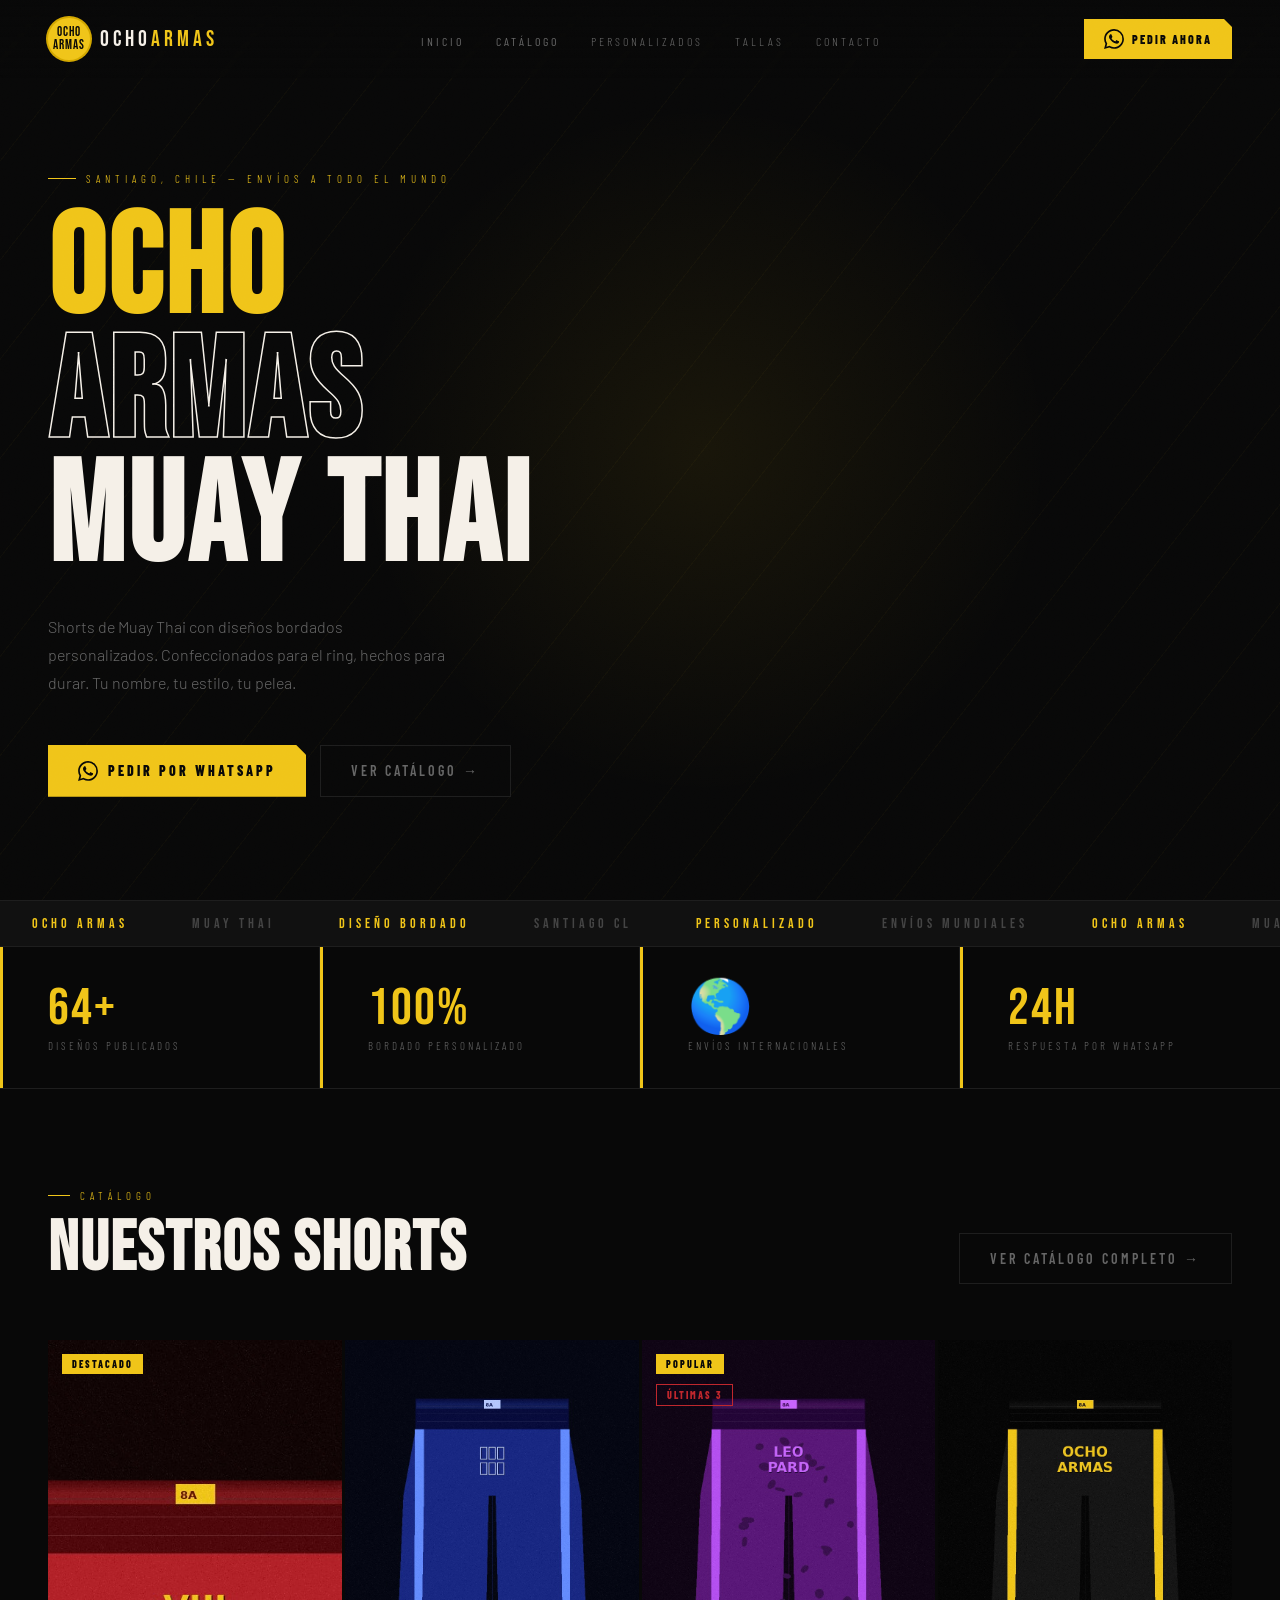
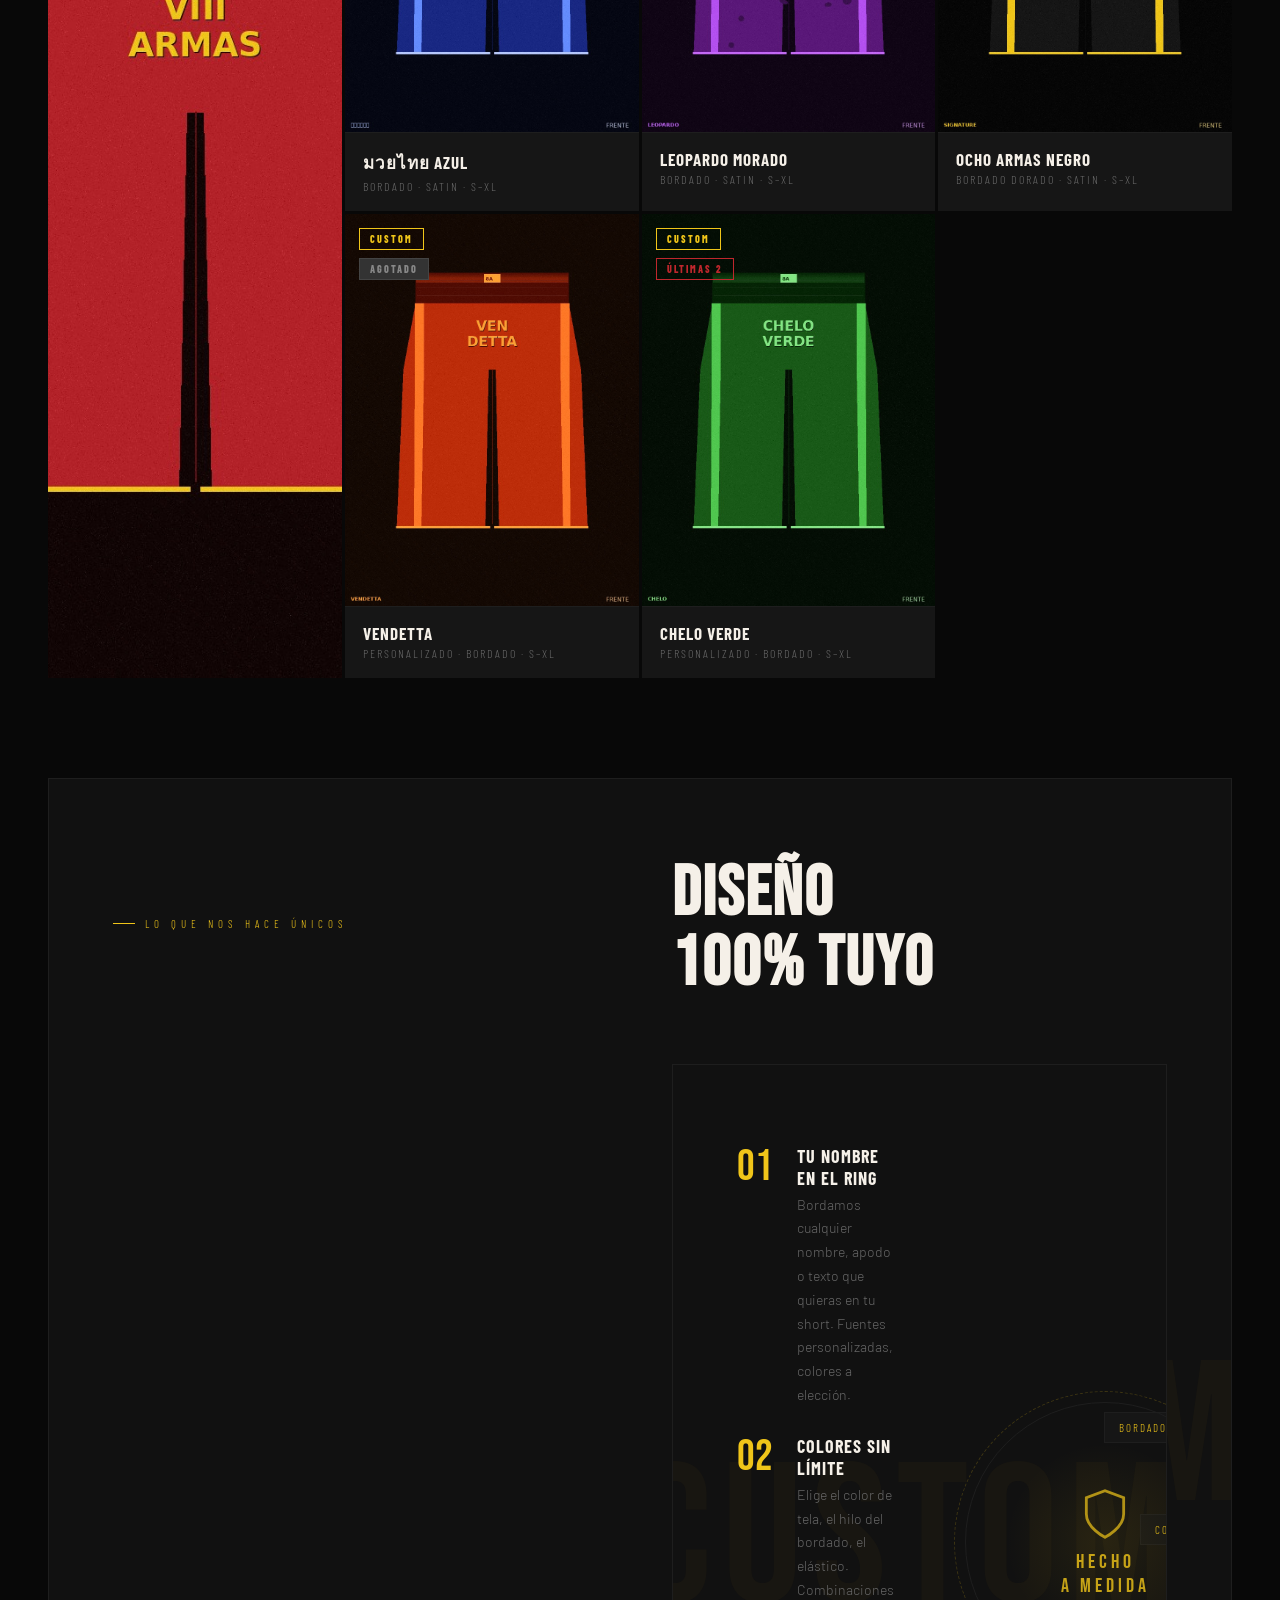
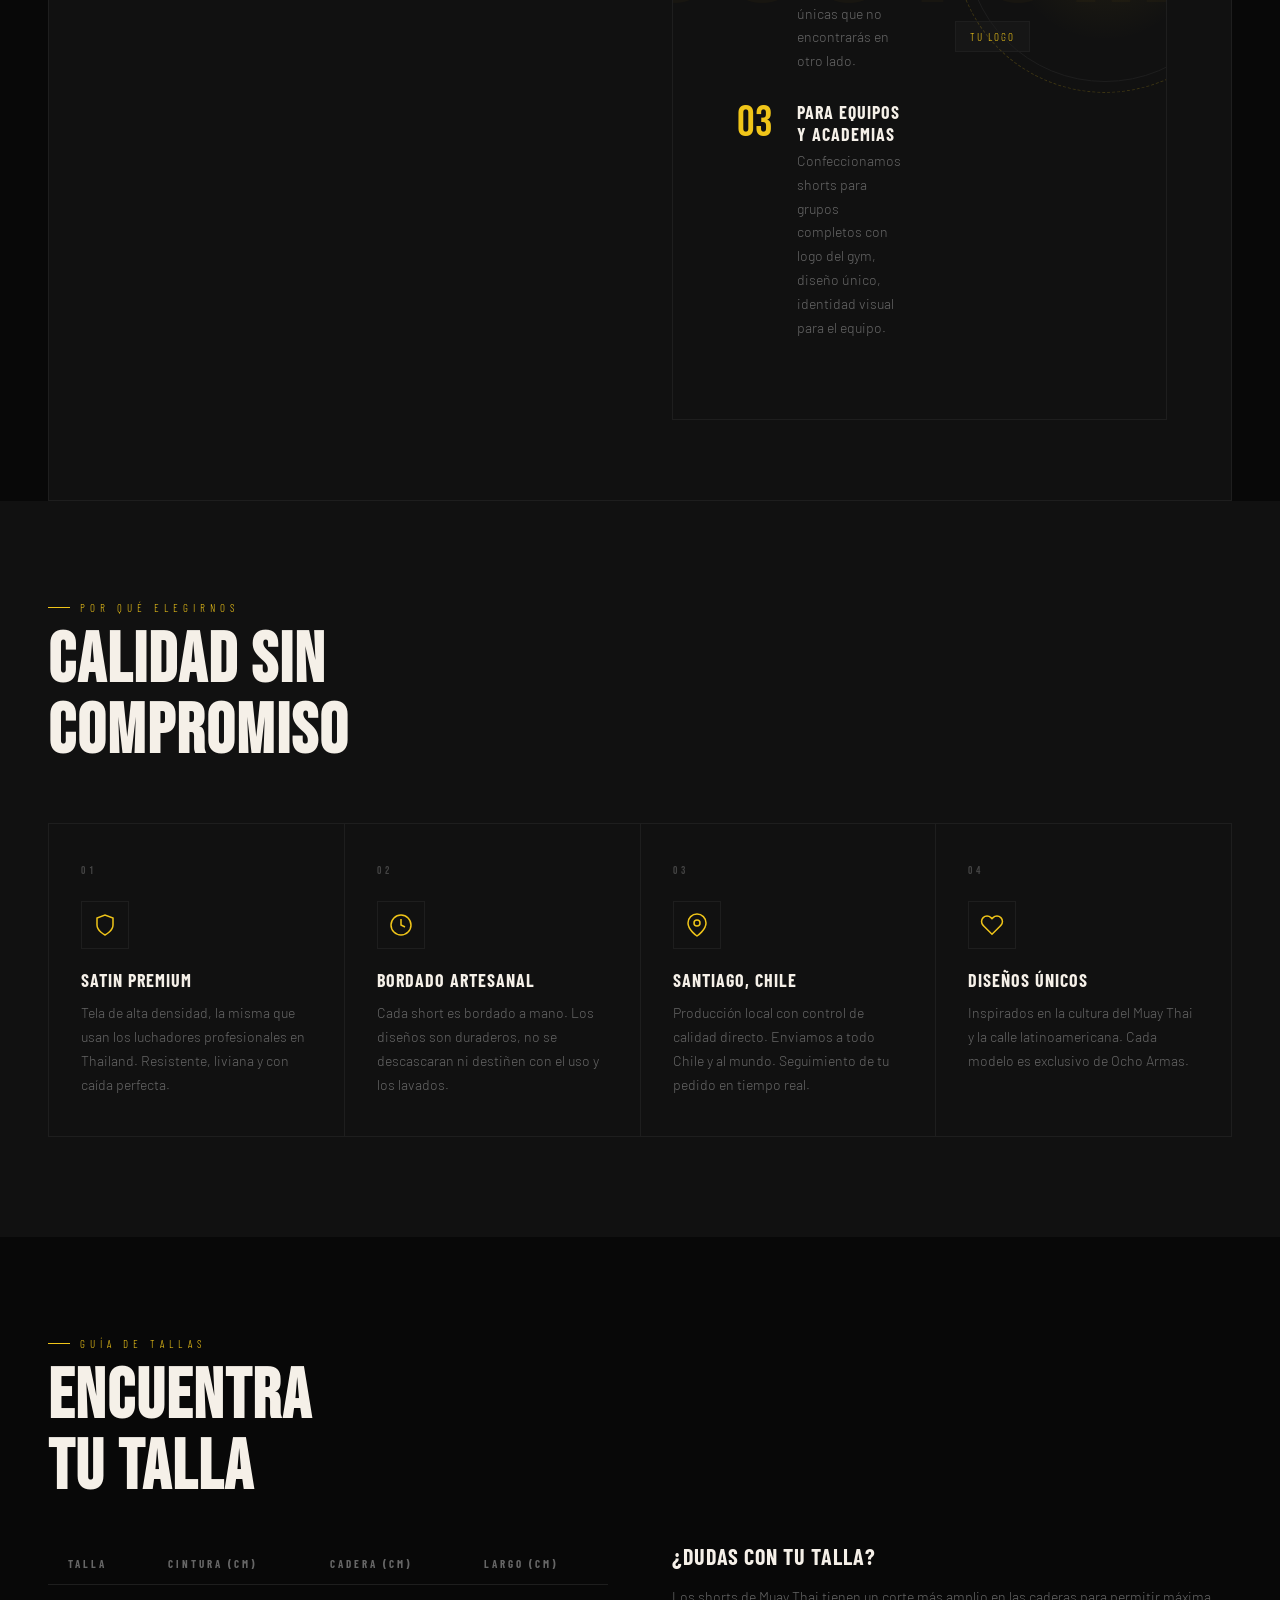
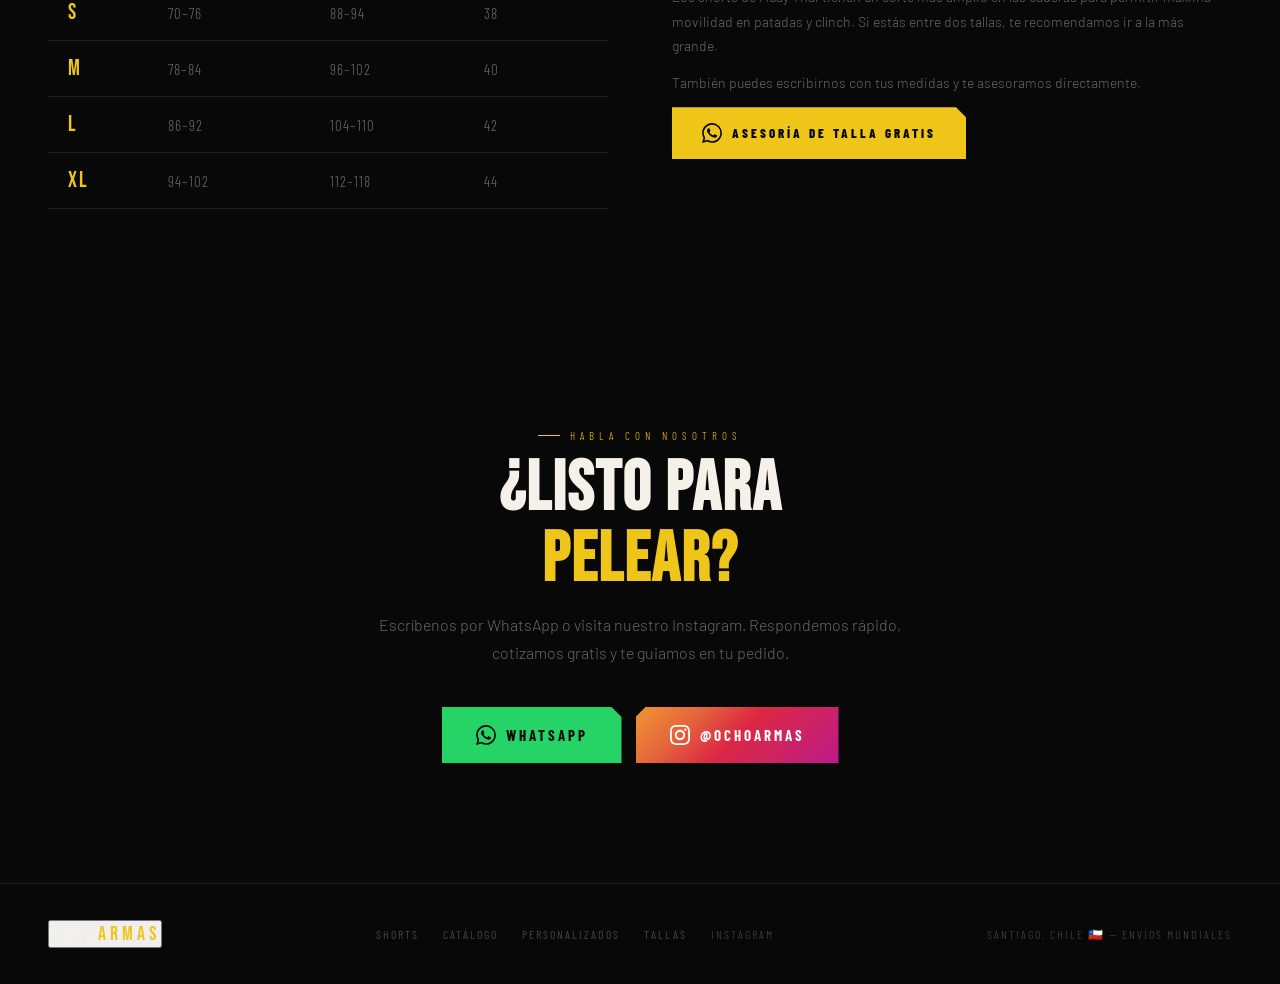
<file: index.html>
<!DOCTYPE html>
<html lang="es">
<head>
<meta charset="UTF-8">
<meta name="viewport" content="width=device-width, initial-scale=1.0">
<title>OCHO ARMAS — Shorts de Muay Thai</title>
<link href="https://fonts.googleapis.com/css2?family=Bebas+Neue&family=Barlow+Condensed:ital,wght@0,400;0,600;0,700;0,800;1,700&family=Barlow:wght@300;400;500&display=swap" rel="stylesheet">
<link rel="stylesheet" href="css/styles.css">
</head>
<body>

<!-- ══ NAV ══ -->
<nav id="main-nav">
  <button class="nav-logo" onclick="showPage('home')">
    <div class="nav-logo-icon">OCHO<br>ARMAS</div>
    <span class="nav-logo-text">OCHO<span>ARMAS</span></span>
  </button>
  <ul>
    <li><button class="nav-link" onclick="showPage('home')">Inicio</button></li>
    <li><button class="nav-link" onclick="showPage('catalog')">Catálogo</button></li>
    <li><a href="#personalizado" onclick="showPage('home')" class="nav-link">Personalizados</a></li>
    <li><a href="#tallas" onclick="showPage('home')" class="nav-link">Tallas</a></li>
    <li><a href="#contacto" onclick="showPage('home')" class="nav-link">Contacto</a></li>
  </ul>
  <a href="https://wa.me/56900000000?text=Hola!%20Vi%20la%20web%20de%20Ocho%20Armas%20y%20quiero%20pedir%20un%20short" class="nav-wa" target="_blank">
    <svg class="icon-wa" viewBox="0 0 24 24"><path d="M17.472 14.382c-.297-.149-1.758-.867-2.03-.967-.273-.099-.471-.148-.67.15-.197.297-.767.966-.94 1.164-.173.199-.347.223-.644.075-.297-.15-1.255-.463-2.39-1.475-.883-.788-1.48-1.761-1.653-2.059-.173-.297-.018-.458.13-.606.134-.133.298-.347.446-.52.149-.174.198-.298.298-.497.099-.198.05-.371-.025-.52-.075-.149-.669-1.612-.916-2.207-.242-.579-.487-.5-.669-.51-.173-.008-.371-.01-.57-.01-.198 0-.52.074-.792.372-.272.297-1.04 1.016-1.04 2.479 0 1.462 1.065 2.875 1.213 3.074.149.198 2.096 3.2 5.077 4.487.709.306 1.262.489 1.694.625.712.227 1.36.195 1.871.118.571-.085 1.758-.719 2.006-1.413.248-.694.248-1.289.173-1.413-.074-.124-.272-.198-.57-.347m-5.421 7.403h-.004a9.87 9.87 0 01-5.031-1.378l-.361-.214-3.741.982.998-3.648-.235-.374a9.86 9.86 0 01-1.51-5.26c.001-5.45 4.436-9.884 9.888-9.884 2.64 0 5.122 1.03 6.988 2.898a9.825 9.825 0 012.893 6.994c-.003 5.45-4.437 9.884-9.885 9.884m8.413-18.297A11.815 11.815 0 0012.05 0C5.495 0 .16 5.335.157 11.892c0 2.096.547 4.142 1.588 5.945L.057 24l6.305-1.654a11.882 11.882 0 005.683 1.448h.005c6.554 0 11.89-5.335 11.893-11.893a11.821 11.821 0 00-3.48-8.413z"/></svg>
    Pedir Ahora
  </a>
</nav>

<!-- ══════════════════════════════════════
     HOME PAGE
══════════════════════════════════════ -->
<div id="page-home" class="page active">

<!-- ══ HERO ══ -->
<section class="hero">
  <div class="hero-glow"></div>
  <div class="hero-content">
    <div class="eyebrow">Santiago, Chile — Envíos a todo el mundo</div>
    <h1>
      <span class="line-yellow">OCHO</span>
      <span class="line-outline">ARMAS</span>
      MUAY THAI
    </h1>
    <p class="hero-desc">
      Shorts de Muay Thai con diseños bordados personalizados. Confeccionados para el ring, hechos para durar. Tu nombre, tu estilo, tu pelea.
    </p>
    <div class="hero-actions">
      <a href="https://wa.me/56900000000?text=Hola!%20Quiero%20pedir%20un%20short%20de%20Ocho%20Armas" class="btn-yellow" target="_blank">
        <svg class="icon-wa" viewBox="0 0 24 24"><path d="M17.472 14.382c-.297-.149-1.758-.867-2.03-.967-.273-.099-.471-.148-.67.15-.197.297-.767.966-.94 1.164-.173.199-.347.223-.644.075-.297-.15-1.255-.463-2.39-1.475-.883-.788-1.48-1.761-1.653-2.059-.173-.297-.018-.458.13-.606.134-.133.298-.347.446-.52.149-.174.198-.298.298-.497.099-.198.05-.371-.025-.52-.075-.149-.669-1.612-.916-2.207-.242-.579-.487-.5-.669-.51-.173-.008-.371-.01-.57-.01-.198 0-.52.074-.792.372-.272.297-1.04 1.016-1.04 2.479 0 1.462 1.065 2.875 1.213 3.074.149.198 2.096 3.2 5.077 4.487.709.306 1.262.489 1.694.625.712.227 1.36.195 1.871.118.571-.085 1.758-.719 2.006-1.413.248-.694.248-1.289.173-1.413-.074-.124-.272-.198-.57-.347m-5.421 7.403h-.004a9.87 9.87 0 01-5.031-1.378l-.361-.214-3.741.982.998-3.648-.235-.374a9.86 9.86 0 01-1.51-5.26c.001-5.45 4.436-9.884 9.888-9.884 2.64 0 5.122 1.03 6.988 2.898a9.825 9.825 0 012.893 6.994c-.003 5.45-4.437 9.884-9.885 9.884m8.413-18.297A11.815 11.815 0 0012.05 0C5.495 0 .16 5.335.157 11.892c0 2.096.547 4.142 1.588 5.945L.057 24l6.305-1.654a11.882 11.882 0 005.683 1.448h.005c6.554 0 11.89-5.335 11.893-11.893a11.821 11.821 0 00-3.48-8.413z"/></svg>
        Pedir por WhatsApp
      </a>
      <button class="btn-ghost" onclick="showPage('catalog')">Ver Catálogo →</button>
    </div>
  </div>
</section>

<!-- ══ MARQUEE ══ -->
<div class="marquee-wrap">
  <div class="marquee-track">
    <span class="marquee-item accent">OCHO ARMAS</span><span class="marquee-item">MUAY THAI</span><span class="marquee-item accent">DISEÑO BORDADO</span><span class="marquee-item">SANTIAGO CL</span><span class="marquee-item accent">PERSONALIZADO</span><span class="marquee-item">ENVÍOS MUNDIALES</span>
    <span class="marquee-item accent">OCHO ARMAS</span><span class="marquee-item">MUAY THAI</span><span class="marquee-item accent">DISEÑO BORDADO</span><span class="marquee-item">SANTIAGO CL</span><span class="marquee-item accent">PERSONALIZADO</span><span class="marquee-item">ENVÍOS MUNDIALES</span>
    <span class="marquee-item accent">OCHO ARMAS</span><span class="marquee-item">MUAY THAI</span><span class="marquee-item accent">DISEÑO BORDADO</span><span class="marquee-item">SANTIAGO CL</span><span class="marquee-item accent">PERSONALIZADO</span><span class="marquee-item">ENVÍOS MUNDIALES</span>
    <span class="marquee-item accent">OCHO ARMAS</span><span class="marquee-item">MUAY THAI</span><span class="marquee-item accent">DISEÑO BORDADO</span><span class="marquee-item">SANTIAGO CL</span><span class="marquee-item accent">PERSONALIZADO</span><span class="marquee-item">ENVÍOS MUNDIALES</span>
  </div>
</div>

<!-- ══ STATS ══ -->
<div class="stats">
  <div class="stat reveal"><div class="stat-num">64+</div><div class="stat-label">Diseños publicados</div></div>
  <div class="stat reveal"><div class="stat-num">100%</div><div class="stat-label">Bordado personalizado</div></div>
  <div class="stat reveal"><div class="stat-num">🌎</div><div class="stat-label">Envíos internacionales</div></div>
  <div class="stat reveal"><div class="stat-num">24H</div><div class="stat-label">Respuesta por WhatsApp</div></div>
</div>

<!-- ══ PRODUCTOS ══ -->
<section id="productos">
  <div class="section-header reveal">
    <div>
      <div class="section-tag">Catálogo</div>
      <h2>NUESTROS SHORTS</h2>
    </div>
    <button class="btn-ghost" onclick="showPage('catalog')">Ver catálogo completo →</button>
  </div>
  <div class="products-grid" id="home-products-grid">
    <!-- Renderizado dinámicamente por main.js desde products.json -->
  </div>
</section>

<!-- ══ PERSONALIZADO ══ -->
<section id="personalizado">
  <div class="section-tag reveal">Lo que nos hace únicos</div>
  <h2 class="reveal">DISEÑO<br>100% TUYO</h2>
  <div style="height:48px"></div>

  <div style="padding:80px 64px; border:1px solid var(--border); margin:0; display:grid; grid-template-columns:1fr 1fr; gap:64px; align-items:center; position:relative; overflow:hidden; background:var(--dark);">
    <div style="position:absolute;right:-20px;top:50%;transform:translateY(-50%);font-family:'Bebas Neue',sans-serif;font-size:200px;letter-spacing:10px;color:rgba(240,197,25,.03);pointer-events:none;line-height:1;">CUSTOM</div>
    <div class="reveal">
      <div class="custom-feature">
        <div class="custom-num">01</div>
        <div><div class="custom-title">Tu nombre en el ring</div><div class="custom-desc">Bordamos cualquier nombre, apodo o texto que quieras en tu short. Fuentes personalizadas, colores a elección.</div></div>
      </div>
      <div class="custom-feature">
        <div class="custom-num">02</div>
        <div><div class="custom-title">Colores sin límite</div><div class="custom-desc">Elige el color de tela, el hilo del bordado, el elástico. Combinaciones únicas que no encontrarás en otro lado.</div></div>
      </div>
      <div class="custom-feature">
        <div class="custom-num">03</div>
        <div><div class="custom-title">Para equipos y academias</div><div class="custom-desc">Confeccionamos shorts para grupos completos con logo del gym, diseño único, identidad visual para el equipo.</div></div>
      </div>
    </div>
    <div class="custom-visual reveal">
      <span class="float-tag">Bordado artesanal</span>
      <span class="float-tag">Tu logo</span>
      <span class="float-tag">Colores custom</span>
      <div class="custom-ring">
        <div class="custom-ring-inner">
          <svg viewBox="0 0 24 24" fill="none" stroke="currentColor" stroke-width="1.2"><path d="M12 22s8-4 8-10V5l-8-3-8 3v7c0 6 8 10 8 10z"/></svg>
          <p>HECHO<br>A MEDIDA</p>
        </div>
      </div>
    </div>
  </div>
</section>

<!-- ══ CARACTERÍSTICAS ══ -->
<section id="caracteristicas">
  <div class="section-header reveal">
    <div><div class="section-tag">Por qué elegirnos</div><h2>CALIDAD SIN<br>COMPROMISO</h2></div>
  </div>
  <div class="features-grid">
    <div class="feature reveal">
      <div class="feature-num">01</div>
      <div class="feature-icon-wrap"><svg viewBox="0 0 24 24" fill="none" stroke="currentColor" stroke-width="1.5"><path d="M12 22s8-4 8-10V5l-8-3-8 3v7c0 6 8 10 8 10z"/></svg></div>
      <div class="feature-title">Satin Premium</div>
      <div class="feature-desc">Tela de alta densidad, la misma que usan los luchadores profesionales en Thailand. Resistente, liviana y con caída perfecta.</div>
    </div>
    <div class="feature reveal">
      <div class="feature-num">02</div>
      <div class="feature-icon-wrap"><svg viewBox="0 0 24 24" fill="none" stroke="currentColor" stroke-width="1.5"><circle cx="12" cy="12" r="10"/><path d="M12 6v6l4 2"/></svg></div>
      <div class="feature-title">Bordado artesanal</div>
      <div class="feature-desc">Cada short es bordado a mano. Los diseños son duraderos, no se descascaran ni destiñen con el uso y los lavados.</div>
    </div>
    <div class="feature reveal">
      <div class="feature-num">03</div>
      <div class="feature-icon-wrap"><svg viewBox="0 0 24 24" fill="none" stroke="currentColor" stroke-width="1.5"><path d="M21 10c0 7-9 13-9 13S3 17 3 10a9 9 0 0118 0z"/><circle cx="12" cy="10" r="3"/></svg></div>
      <div class="feature-title">Santiago, Chile</div>
      <div class="feature-desc">Producción local con control de calidad directo. Enviamos a todo Chile y al mundo. Seguimiento de tu pedido en tiempo real.</div>
    </div>
    <div class="feature reveal">
      <div class="feature-num">04</div>
      <div class="feature-icon-wrap"><svg viewBox="0 0 24 24" fill="none" stroke="currentColor" stroke-width="1.5"><path d="M20.84 4.61a5.5 5.5 0 00-7.78 0L12 5.67l-1.06-1.06a5.5 5.5 0 00-7.78 7.78l1.06 1.06L12 21.23l7.78-7.78 1.06-1.06a5.5 5.5 0 000-7.78z"/></svg></div>
      <div class="feature-title">Diseños únicos</div>
      <div class="feature-desc">Inspirados en la cultura del Muay Thai y la calle latinoamericana. Cada modelo es exclusivo de Ocho Armas.</div>
    </div>
  </div>
</section>

<!-- ══ TALLAS ══ -->
<section id="tallas">
  <div class="section-tag reveal">Guía de tallas</div>
  <h2 class="reveal">ENCUENTRA<br>TU TALLA</h2>
  <div class="tallas-inner">
    <table class="sizes-table reveal">
      <thead><tr><th>Talla</th><th>Cintura (cm)</th><th>Cadera (cm)</th><th>Largo (cm)</th></tr></thead>
      <tbody>
        <tr><td class="size-name">S</td><td>70–76</td><td>88–94</td><td>38</td></tr>
        <tr><td class="size-name">M</td><td>78–84</td><td>96–102</td><td>40</td></tr>
        <tr><td class="size-name">L</td><td>86–92</td><td>104–110</td><td>42</td></tr>
        <tr><td class="size-name">XL</td><td>94–102</td><td>112–118</td><td>44</td></tr>
      </tbody>
    </table>
    <div class="tallas-note reveal">
      <h3>¿Dudas con tu talla?</h3>
      <p>Los shorts de Muay Thai tienen un corte más amplio en las caderas para permitir máxima movilidad en patadas y clínch. Si estás entre dos tallas, te recomendamos ir a la más grande.</p>
      <p>También puedes escribirnos con tus medidas y te asesoramos directamente.</p>
      <a href="https://wa.me/56900000000?text=Hola!%20Necesito%20ayuda%20para%20elegir%20mi%20talla%20de%20short" class="btn-yellow" target="_blank" style="font-size:13px;">
        <svg class="icon-wa" viewBox="0 0 24 24"><path d="M17.472 14.382c-.297-.149-1.758-.867-2.03-.967-.273-.099-.471-.148-.67.15-.197.297-.767.966-.94 1.164-.173.199-.347.223-.644.075-.297-.15-1.255-.463-2.39-1.475-.883-.788-1.48-1.761-1.653-2.059-.173-.297-.018-.458.13-.606.134-.133.298-.347.446-.52.149-.174.198-.298.298-.497.099-.198.05-.371-.025-.52-.075-.149-.669-1.612-.916-2.207-.242-.579-.487-.5-.669-.51-.173-.008-.371-.01-.57-.01-.198 0-.52.074-.792.372-.272.297-1.04 1.016-1.04 2.479 0 1.462 1.065 2.875 1.213 3.074.149.198 2.096 3.2 5.077 4.487.709.306 1.262.489 1.694.625.712.227 1.36.195 1.871.118.571-.085 1.758-.719 2.006-1.413.248-.694.248-1.289.173-1.413-.074-.124-.272-.198-.57-.347m-5.421 7.403h-.004a9.87 9.87 0 01-5.031-1.378l-.361-.214-3.741.982.998-3.648-.235-.374a9.86 9.86 0 01-1.51-5.26c.001-5.45 4.436-9.884 9.888-9.884 2.64 0 5.122 1.03 6.988 2.898a9.825 9.825 0 012.893 6.994c-.003 5.45-4.437 9.884-9.885 9.884m8.413-18.297A11.815 11.815 0 0012.05 0C5.495 0 .16 5.335.157 11.892c0 2.096.547 4.142 1.588 5.945L.057 24l6.305-1.654a11.882 11.882 0 005.683 1.448h.005c6.554 0 11.89-5.335 11.893-11.893a11.821 11.821 0 00-3.48-8.413z"/></svg>
        Asesoría de talla gratis
      </a>
    </div>
  </div>
</section>

<!-- ══ CTA ══ -->
<section id="contacto">
  <div class="cta-content">
    <div class="section-tag reveal" style="justify-content:center;">Habla con nosotros</div>
    <h2 class="reveal">¿LISTO PARA<br><span style="color:var(--yellow)">PELEAR?</span></h2>
    <p class="reveal">Escríbenos por WhatsApp o visita nuestro Instagram. Respondemos rápido, cotizamos gratis y te guiamos en tu pedido.</p>
    <div class="cta-buttons reveal">
      <a href="https://wa.me/56900000000?text=Hola!%20Vi%20la%20web%20de%20Ocho%20Armas%20y%20quiero%20pedir%20un%20short" class="btn-wa" target="_blank">
        <svg class="icon-wa" viewBox="0 0 24 24"><path d="M17.472 14.382c-.297-.149-1.758-.867-2.03-.967-.273-.099-.471-.148-.67.15-.197.297-.767.966-.94 1.164-.173.199-.347.223-.644.075-.297-.15-1.255-.463-2.39-1.475-.883-.788-1.48-1.761-1.653-2.059-.173-.297-.018-.458.13-.606.134-.133.298-.347.446-.52.149-.174.198-.298.298-.497.099-.198.05-.371-.025-.52-.075-.149-.669-1.612-.916-2.207-.242-.579-.487-.5-.669-.51-.173-.008-.371-.01-.57-.01-.198 0-.52.074-.792.372-.272.297-1.04 1.016-1.04 2.479 0 1.462 1.065 2.875 1.213 3.074.149.198 2.096 3.2 5.077 4.487.709.306 1.262.489 1.694.625.712.227 1.36.195 1.871.118.571-.085 1.758-.719 2.006-1.413.248-.694.248-1.289.173-1.413-.074-.124-.272-.198-.57-.347m-5.421 7.403h-.004a9.87 9.87 0 01-5.031-1.378l-.361-.214-3.741.982.998-3.648-.235-.374a9.86 9.86 0 01-1.51-5.26c.001-5.45 4.436-9.884 9.888-9.884 2.64 0 5.122 1.03 6.988 2.898a9.825 9.825 0 012.893 6.994c-.003 5.45-4.437 9.884-9.885 9.884m8.413-18.297A11.815 11.815 0 0012.05 0C5.495 0 .16 5.335.157 11.892c0 2.096.547 4.142 1.588 5.945L.057 24l6.305-1.654a11.882 11.882 0 005.683 1.448h.005c6.554 0 11.89-5.335 11.893-11.893a11.821 11.821 0 00-3.48-8.413z"/></svg>
        WhatsApp
      </a>
      <a href="https://instagram.com/ochoarmas" class="btn-ig" target="_blank">
        <svg style="width:20px;height:20px;fill:white;flex-shrink:0" viewBox="0 0 24 24"><path d="M12 2.163c3.204 0 3.584.012 4.85.07 3.252.148 4.771 1.691 4.919 4.919.058 1.265.069 1.645.069 4.849 0 3.205-.012 3.584-.069 4.849-.149 3.225-1.664 4.771-4.919 4.919-1.266.058-1.644.07-4.85.07-3.204 0-3.584-.012-4.849-.07-3.26-.149-4.771-1.699-4.919-4.92-.058-1.265-.07-1.644-.07-4.849 0-3.204.013-3.583.07-4.849.149-3.227 1.664-4.771 4.919-4.919 1.266-.057 1.645-.069 4.849-.069zm0-2.163c-3.259 0-3.667.014-4.947.072-4.358.2-6.78 2.618-6.98 6.98-.059 1.281-.073 1.689-.073 4.948 0 3.259.014 3.668.072 4.948.2 4.358 2.618 6.78 6.98 6.98 1.281.058 1.689.072 4.948.072 3.259 0 3.668-.014 4.948-.072 4.354-.2 6.782-2.618 6.979-6.98.059-1.28.073-1.689.073-4.948 0-3.259-.014-3.667-.072-4.947-.196-4.354-2.617-6.78-6.979-6.98-1.281-.059-1.69-.073-4.949-.073zm0 5.838c-3.403 0-6.162 2.759-6.162 6.162s2.759 6.163 6.162 6.163 6.162-2.759 6.162-6.163c0-3.403-2.759-6.162-6.162-6.162zm0 10.162c-2.209 0-4-1.79-4-4 0-2.209 1.791-4 4-4s4 1.791 4 4c0 2.21-1.791 4-4 4zm6.406-11.845c-.796 0-1.441.645-1.441 1.44s.645 1.44 1.441 1.44c.795 0 1.439-.645 1.439-1.44s-.644-1.44-1.439-1.44z"/></svg>
        @ochoarmas
      </a>
    </div>
  </div>
</section>

<!-- ══ FOOTER ══ -->
<footer>
  <button class="footer-logo" onclick="showPage('home')">OCHO<span>ARMAS</span></button>
  <div class="footer-links">
    <button onclick="showPage('home');setTimeout(()=>{document.getElementById('productos').scrollIntoView({behavior:'smooth'})},100)">Shorts</button>
    <button onclick="showPage('catalog')">Catálogo</button>
    <button onclick="showPage('home');setTimeout(()=>{document.getElementById('personalizado').scrollIntoView({behavior:'smooth'})},100)">Personalizados</button>
    <button onclick="showPage('home');setTimeout(()=>{document.getElementById('tallas').scrollIntoView({behavior:'smooth'})},100)">Tallas</button>
    <a href="https://instagram.com/ochoarmas" target="_blank">Instagram</a>
  </div>
  <p>Santiago, Chile 🇨🇱 — Envíos mundiales</p>
</footer>

</div><!-- end page-home -->


<!-- ══════════════════════════════════════
     CATÁLOGO PAGE
══════════════════════════════════════ -->
<div id="page-catalog" class="page">

  <!-- Header -->
  <div class="catalog-header">
    <div class="catalog-header-inner">
      <div class="catalog-breadcrumb">
        <button onclick="showPage('home')">Inicio</button>
        <span>/</span>
        <span style="color:var(--white)">Catálogo</span>
      </div>
      <div class="catalog-title-row">
        <div>
          <div class="section-tag">Colección completa</div>
          <h2>TODOS LOS SHORTS</h2>
        </div>
        <a href="https://wa.me/56900000000?text=Quiero%20hacer%20un%20short%20personalizado" class="btn-yellow" target="_blank">
          <svg class="icon-wa" viewBox="0 0 24 24"><path d="M17.472 14.382c-.297-.149-1.758-.867-2.03-.967-.273-.099-.471-.148-.67.15-.197.297-.767.966-.94 1.164-.173.199-.347.223-.644.075-.297-.15-1.255-.463-2.39-1.475-.883-.788-1.48-1.761-1.653-2.059-.173-.297-.018-.458.13-.606.134-.133.298-.347.446-.52.149-.174.198-.298.298-.497.099-.198.05-.371-.025-.52-.075-.149-.669-1.612-.916-2.207-.242-.579-.487-.5-.669-.51-.173-.008-.371-.01-.57-.01-.198 0-.52.074-.792.372-.272.297-1.04 1.016-1.04 2.479 0 1.462 1.065 2.875 1.213 3.074.149.198 2.096 3.2 5.077 4.487.709.306 1.262.489 1.694.625.712.227 1.36.195 1.871.118.571-.085 1.758-.719 2.006-1.413.248-.694.248-1.289.173-1.413-.074-.124-.272-.198-.57-.347m-5.421 7.403h-.004a9.87 9.87 0 01-5.031-1.378l-.361-.214-3.741.982.998-3.648-.235-.374a9.86 9.86 0 01-1.51-5.26c.001-5.45 4.436-9.884 9.888-9.884 2.64 0 5.122 1.03 6.988 2.898a9.825 9.825 0 012.893 6.994c-.003 5.45-4.437 9.884-9.885 9.884m8.413-18.297A11.815 11.815 0 0012.05 0C5.495 0 .16 5.335.157 11.892c0 2.096.547 4.142 1.588 5.945L.057 24l6.305-1.654a11.882 11.882 0 005.683 1.448h.005c6.554 0 11.89-5.335 11.893-11.893a11.821 11.821 0 00-3.48-8.413z"/></svg>
          Pedir custom
        </a>
      </div>
    </div>
  </div>

  <!-- Filters -->
  <div class="catalog-filters">
    <button class="filter-btn active" onclick="filterCatalog('todos',this)">Todos</button>
    <button class="filter-btn" onclick="filterCatalog('bordado',this)">Bordados</button>
    <button class="filter-btn" onclick="filterCatalog('custom',this)">Personalizados</button>
    <button class="filter-btn" onclick="filterCatalog('destacado',this)">Destacados</button>
  </div>

  <!-- Grid -->
  <div class="catalog-grid-wrap">
    <div class="catalog-count" id="catalog-count">6 modelos disponibles</div>
        <div class="catalog-grid" id="catalog-grid">
      <!-- Renderizado dinámicamente por main.js -->
    </div><!-- end catalog-grid -->
  </div>

  <!-- Footer catalog -->
  <footer>
    <button class="footer-logo" onclick="showPage('home')">OCHO<span>ARMAS</span></button>
    <div class="footer-links">
      <button onclick="showPage('home')">Inicio</button>
      <button onclick="showPage('catalog')" style="color:var(--yellow)">Catálogo</button>
      <a href="https://instagram.com/ochoarmas" target="_blank">Instagram</a>
    </div>
    <p>Santiago, Chile 🇨🇱 — Envíos mundiales</p>
  </footer>

</div><!-- end page-catalog -->


<!-- ══════════════════════════════════════
     PRODUCTO DETALLE PAGE
══════════════════════════════════════ -->
<div id="page-product" class="page">
<div class="detail-page">

  <!-- Breadcrumb -->
  <div class="detail-breadcrumb">
    <button onclick="showPage('home')">Inicio</button>
    <span>/</span>
    <button onclick="showPage('catalog')">Catálogo</button>
    <span>/</span>
    <span style="color:var(--white)" id="detail-breadcrumb-name">Producto</span>
  </div>

  <!-- Layout 2-col -->
  <div class="detail-layout">

    <!-- Gallery -->
    <div class="detail-gallery">
      <div class="detail-main-img">
        <div class="detail-placeholder" id="detail-main-placeholder">
          <div class="detail-placeholder-bg" id="detail-bg"></div>
          <div class="detail-badge-overlay" id="detail-gallery-badge"></div>
          <div class="detail-placeholder-content">
            <svg class="detail-placeholder-icon" id="detail-big-icon" viewBox="0 0 80 80" fill="none">
              <rect x="10" y="20" width="60" height="50" rx="4" fill="#c0272d" opacity=".5"/>
              <rect x="10" y="20" width="60" height="14" rx="4" fill="#8a0000" opacity=".8"/>
              <line x1="40" y1="34" x2="40" y2="70" stroke="#ff6666" stroke-width="2" opacity=".4"/>
            </svg>
            <span class="detail-placeholder-text">Foto producto</span>
          </div>
        </div>
      </div>
      <div class="detail-thumbnails" id="detail-thumbs"></div>
    </div>

    <!-- Info -->
    <div class="detail-info">
      <div class="detail-tag" id="detail-tag">Bordado Premium</div>
      <div class="detail-title" id="detail-title">Chillattai Rojo</div>
      <div class="detail-subtitle" id="detail-subtitle">Satin Premium · Bordado Artesanal</div>

      <div class="detail-price-row">
        <div>
          <div class="detail-price-label">Precio</div>
          <div class="detail-price-val">Consultar</div>
        </div>
        <div class="detail-price-note">Vía WhatsApp</div>
      </div>

      <p class="detail-desc" id="detail-desc">
        Short de Muay Thai confeccionado en Satin Premium de alta densidad. Diseño bordado artesanalmente, con elástico reforzado y corte amplio en caderas para máxima movilidad en patadas y clínch.
      </p>

      <!-- Size -->
      <div class="detail-section-title">Selecciona tu talla</div>
      <div class="size-selector">
        <button class="size-opt" onclick="selectSize(this)">S</button>
        <button class="size-opt active" onclick="selectSize(this)">M</button>
        <button class="size-opt" onclick="selectSize(this)">L</button>
        <button class="size-opt" onclick="selectSize(this)">XL</button>
      </div>

      <!-- CTA -->
      <div class="detail-cta-row">
        <a class="btn-yellow" id="detail-wa-btn" href="#" target="_blank">
          <svg class="icon-wa" viewBox="0 0 24 24"><path d="M17.472 14.382c-.297-.149-1.758-.867-2.03-.967-.273-.099-.471-.148-.67.15-.197.297-.767.966-.94 1.164-.173.199-.347.223-.644.075-.297-.15-1.255-.463-2.39-1.475-.883-.788-1.48-1.761-1.653-2.059-.173-.297-.018-.458.13-.606.134-.133.298-.347.446-.52.149-.174.198-.298.298-.497.099-.198.05-.371-.025-.52-.075-.149-.669-1.612-.916-2.207-.242-.579-.487-.5-.669-.51-.173-.008-.371-.01-.57-.01-.198 0-.52.074-.792.372-.272.297-1.04 1.016-1.04 2.479 0 1.462 1.065 2.875 1.213 3.074.149.198 2.096 3.2 5.077 4.487.709.306 1.262.489 1.694.625.712.227 1.36.195 1.871.118.571-.085 1.758-.719 2.006-1.413.248-.694.248-1.289.173-1.413-.074-.124-.272-.198-.57-.347m-5.421 7.403h-.004a9.87 9.87 0 01-5.031-1.378l-.361-.214-3.741.982.998-3.648-.235-.374a9.86 9.86 0 01-1.51-5.26c.001-5.45 4.436-9.884 9.888-9.884 2.64 0 5.122 1.03 6.988 2.898a9.825 9.825 0 012.893 6.994c-.003 5.45-4.437 9.884-9.885 9.884m8.413-18.297A11.815 11.815 0 0012.05 0C5.495 0 .16 5.335.157 11.892c0 2.096.547 4.142 1.588 5.945L.057 24l6.305-1.654a11.882 11.882 0 005.683 1.448h.005c6.554 0 11.89-5.335 11.893-11.893a11.821 11.821 0 00-3.48-8.413z"/></svg>
          Pedir por WhatsApp
        </a>
        <button class="btn-ghost" onclick="showPage('catalog')">← Catálogo</button>
      </div>

      <!-- Features -->
      <div class="detail-features">
        <div class="detail-feat-row">
          <div class="detail-feat-icon"><svg viewBox="0 0 24 24" fill="none" stroke="currentColor" stroke-width="1.5"><path d="M12 22s8-4 8-10V5l-8-3-8 3v7c0 6 8 10 8 10z"/></svg></div>
          <div class="detail-feat-label">Material</div>
          <div id="detail-feat-material">Satin Premium de alta densidad</div>
        </div>
        <div class="detail-feat-row">
          <div class="detail-feat-icon"><svg viewBox="0 0 24 24" fill="none" stroke="currentColor" stroke-width="1.5"><circle cx="12" cy="12" r="10"/><path d="M12 6v6l4 2"/></svg></div>
          <div class="detail-feat-label">Bordado</div>
          <div>Artesanal, resistente al lavado</div>
        </div>
        <div class="detail-feat-row">
          <div class="detail-feat-icon"><svg viewBox="0 0 24 24" fill="none" stroke="currentColor" stroke-width="1.5"><path d="M21 10c0 7-9 13-9 13S3 17 3 10a9 9 0 0118 0z"/><circle cx="12" cy="10" r="3"/></svg></div>
          <div class="detail-feat-label">Envío</div>
          <div>Santiago CL y todo el mundo</div>
        </div>
        <div class="detail-feat-row">
          <div class="detail-feat-icon"><svg viewBox="0 0 24 24" fill="none" stroke="currentColor" stroke-width="1.5"><path d="M9 12l2 2 4-4m6 2a9 9 0 11-18 0 9 9 0 0118 0z"/></svg></div>
          <div class="detail-feat-label">Garantía</div>
          <div>Calidad Ocho Armas, hecho para durar</div>
        </div>
      </div>

    </div>
  </div>

  <!-- Related -->
  <div class="detail-related">
    <div class="section-tag">También te puede interesar</div>
    <h2>OTROS MODELOS</h2>
    <div style="height:40px"></div>
    <div class="related-grid" id="related-grid"></div>
  </div>

</div><!-- end detail-page -->

  <!-- Footer producto -->
  <footer>
    <button class="footer-logo" onclick="showPage('home')">OCHO<span>ARMAS</span></button>
    <div class="footer-links">
      <button onclick="showPage('home')">Inicio</button>
      <button onclick="showPage('catalog')">Catálogo</button>
      <a href="https://instagram.com/ochoarmas" target="_blank">Instagram</a>
    </div>
    <p>Santiago, Chile 🇨🇱 — Envíos mundiales</p>
  </footer>

</div><!-- end page-product -->
<script src="js/main.js"></script>
</body>
</html>
</file>
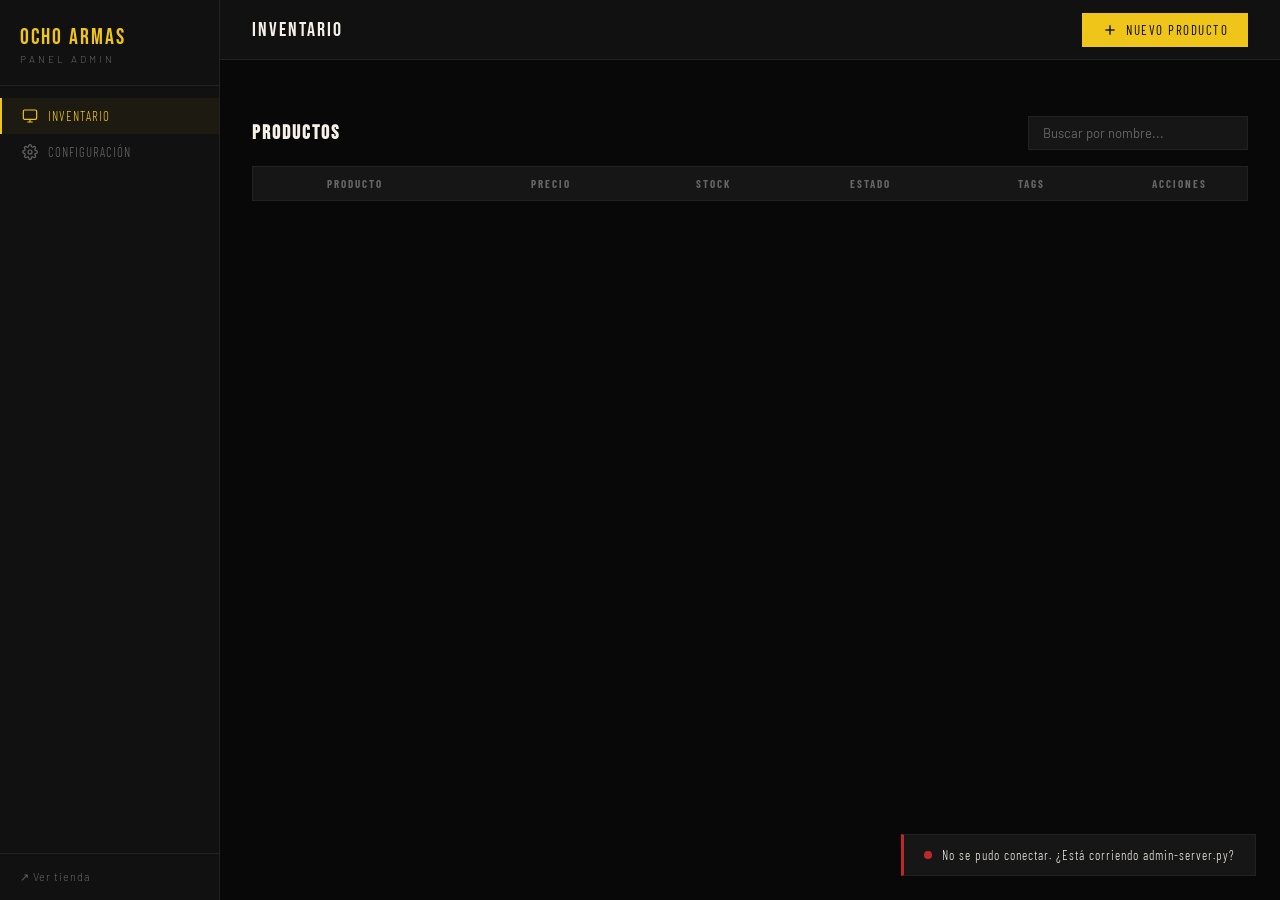
<file: admin.html>
<!DOCTYPE html>
<html lang="es">
<head>
<meta charset="UTF-8">
<meta name="viewport" content="width=device-width, initial-scale=1.0">
<title>OCHO ARMAS — Panel Admin</title>
<link href="https://fonts.googleapis.com/css2?family=Bebas+Neue&family=Barlow+Condensed:wght@400;600;700&family=Barlow:wght@300;400;500&display=swap" rel="stylesheet">
<style>
:root {
  --black:  #080808;
  --dark:   #111;
  --card:   #161616;
  --border: #222;
  --yellow: #f0c519;
  --red:    #c0272d;
  --green:  #2a9d4a;
  --white:  #f5f0e8;
  --gray:   #666;
  --gray2:  #333;
}
*, *::before, *::after { margin:0; padding:0; box-sizing:border-box; }
html { font-size:14px; }
body {
  background:var(--black); color:var(--white);
  font-family:'Barlow', sans-serif; font-weight:300;
  min-height:100vh;
}

/* ── LAYOUT ── */
.admin-layout { display:flex; min-height:100vh; }

.sidebar {
  width:220px; flex-shrink:0;
  background:var(--dark);
  border-right:1px solid var(--border);
  display:flex; flex-direction:column;
  position:sticky; top:0; height:100vh;
}
.sidebar-logo {
  padding:24px 20px 20px;
  border-bottom:1px solid var(--border);
}
.sidebar-logo .brand { font-family:'Bebas Neue'; font-size:22px; letter-spacing:2px; color:var(--yellow); }
.sidebar-logo .sub   { font-size:10px; letter-spacing:3px; color:var(--gray); text-transform:uppercase; margin-top:2px; }

.sidebar-nav { flex:1; padding:12px 0; }
.nav-item {
  display:flex; align-items:center; gap:10px;
  padding:10px 20px; cursor:pointer;
  font-family:'Barlow Condensed'; font-size:13px; letter-spacing:1px;
  text-transform:uppercase; color:var(--gray);
  border-left:2px solid transparent;
  transition:all .15s;
}
.nav-item:hover { color:var(--white); background:rgba(255,255,255,.03); }
.nav-item.active { color:var(--yellow); border-left-color:var(--yellow); background:rgba(240,197,25,.05); }
.nav-item svg { width:16px; height:16px; flex-shrink:0; }

.sidebar-footer {
  padding:16px 20px;
  border-top:1px solid var(--border);
  font-size:11px; color:var(--gray);
}

.main { flex:1; display:flex; flex-direction:column; overflow:hidden; }

/* ── TOPBAR ── */
.topbar {
  display:flex; align-items:center; justify-content:space-between;
  padding:0 32px; height:60px;
  border-bottom:1px solid var(--border);
  background:var(--dark); flex-shrink:0;
}
.topbar-title { font-family:'Bebas Neue'; font-size:20px; letter-spacing:2px; }
.topbar-actions { display:flex; gap:10px; align-items:center; }

/* ── CONTENT ── */
.content { flex:1; overflow-y:auto; padding:28px 32px; }

/* ── VIEWS ── */
.view { display:none; }
.view.active { display:block; }

/* ── STATS BAR ── */
.stats-bar {
  display:grid; grid-template-columns:repeat(4,1fr); gap:12px;
  margin-bottom:28px;
}
.stat-card {
  background:var(--card); border:1px solid var(--border);
  padding:16px 20px; border-radius:2px;
}
.stat-val { font-family:'Bebas Neue'; font-size:32px; color:var(--yellow); }
.stat-label { font-size:11px; letter-spacing:2px; color:var(--gray); text-transform:uppercase; margin-top:2px; }
.stat-card.red   .stat-val { color:var(--red); }
.stat-card.green .stat-val { color:#4ade80; }

/* ── TABLE ── */
.table-header {
  display:flex; align-items:center; justify-content:space-between;
  margin-bottom:16px;
}
.table-header h2 { font-family:'Bebas Neue'; font-size:20px; letter-spacing:2px; }
.search-input {
  background:var(--card); border:1px solid var(--border);
  color:var(--white); padding:8px 14px; font-family:'Barlow'; font-size:13px;
  width:220px; outline:none;
  transition:border-color .15s;
}
.search-input:focus { border-color:var(--yellow); }
.search-input::placeholder { color:var(--gray); }

table {
  width:100%; border-collapse:collapse;
  background:var(--card); border:1px solid var(--border);
}
thead th {
  text-align:left; padding:10px 14px;
  font-family:'Barlow Condensed'; font-size:11px; letter-spacing:2px;
  text-transform:uppercase; color:var(--gray);
  border-bottom:1px solid var(--border);
  white-space:nowrap; cursor:pointer;
  user-select:none;
}
thead th:hover { color:var(--white); }
thead th.sort-asc::after  { content:' ↑'; color:var(--yellow); }
thead th.sort-desc::after { content:' ↓'; color:var(--yellow); }

tbody tr { border-bottom:1px solid var(--border); transition:background .1s; }
tbody tr:last-child { border-bottom:none; }
tbody tr:hover { background:rgba(255,255,255,.025); }
td { padding:10px 14px; vertical-align:middle; }

.td-img { width:48px; height:48px; object-fit:cover; display:block; background:var(--dark); }
.td-img-placeholder {
  width:48px; height:48px;
  background:var(--dark); border:1px solid var(--border);
  display:flex; align-items:center; justify-content:center;
  font-size:18px;
}
.td-name { font-family:'Barlow Condensed'; font-size:15px; font-weight:600; }
.td-sub  { font-size:11px; color:var(--gray); margin-top:2px; }

.badge {
  display:inline-block; padding:2px 8px;
  font-family:'Barlow Condensed'; font-size:11px; letter-spacing:1px;
  text-transform:uppercase;
}
.badge-active   { background:rgba(42,157,74,.15); color:#4ade80; border:1px solid rgba(42,157,74,.3); }
.badge-inactive { background:rgba(255,255,255,.05); color:var(--gray); border:1px solid var(--border); }
.badge-low      { background:rgba(240,197,25,.1); color:var(--yellow); border:1px solid rgba(240,197,25,.3); }
.badge-out      { background:rgba(192,39,45,.1); color:var(--red); border:1px solid rgba(192,39,45,.3); }

.stock-ok  { color:#4ade80; font-weight:500; }
.stock-low { color:var(--yellow); font-weight:500; }
.stock-out { color:var(--red); font-weight:500; }

.price-val { font-family:'Barlow Condensed'; font-size:15px; }

.row-actions { display:flex; gap:6px; }
.btn-icon {
  width:30px; height:30px; border:1px solid var(--border);
  background:transparent; color:var(--gray); cursor:pointer;
  display:flex; align-items:center; justify-content:center;
  transition:all .15s;
}
.btn-icon:hover         { color:var(--white); border-color:var(--gray); }
.btn-icon.edit:hover    { color:var(--yellow); border-color:var(--yellow); }
.btn-icon.delete:hover  { color:var(--red); border-color:var(--red); }
.btn-icon.toggle:hover  { color:#4ade80; border-color:#4ade80; }
.btn-icon svg { width:14px; height:14px; }

/* ── BOTONES PRINCIPALES ── */
.btn {
  padding:9px 20px; cursor:pointer; font-family:'Barlow Condensed';
  font-size:13px; letter-spacing:1.5px; text-transform:uppercase;
  border:none; transition:all .15s; display:inline-flex; align-items:center; gap:8px;
}
.btn-yellow { background:var(--yellow); color:var(--black); }
.btn-yellow:hover { background:#d4a800; }
.btn-ghost  { background:transparent; color:var(--white); border:1px solid var(--border); }
.btn-ghost:hover { border-color:var(--gray); }
.btn-red    { background:var(--red); color:var(--white); }
.btn-red:hover { background:#a01f24; }
.btn-green  { background:var(--green); color:var(--white); }
.btn-green:hover { background:#22843c; }
.btn svg { width:16px; height:16px; }

/* ── MODAL / DRAWER ── */
.overlay {
  position:fixed; inset:0; background:rgba(0,0,0,.7);
  z-index:100; display:none; align-items:flex-start; justify-content:flex-end;
}
.overlay.open { display:flex; }

.drawer {
  width:560px; height:100vh; background:var(--dark);
  border-left:1px solid var(--border);
  display:flex; flex-direction:column;
  animation:slideIn .2s ease;
  overflow:hidden;
}
@keyframes slideIn { from { transform:translateX(40px); opacity:0; } to { transform:none; opacity:1; } }

.drawer-header {
  padding:20px 24px; border-bottom:1px solid var(--border);
  display:flex; align-items:center; justify-content:space-between; flex-shrink:0;
}
.drawer-title { font-family:'Bebas Neue'; font-size:20px; letter-spacing:2px; }
.drawer-close {
  width:32px; height:32px; background:none; border:1px solid var(--border);
  color:var(--gray); cursor:pointer; font-size:18px; display:flex;
  align-items:center; justify-content:center; transition:all .15s;
}
.drawer-close:hover { color:var(--white); border-color:var(--gray); }

.drawer-body { flex:1; overflow-y:auto; padding:24px; }
.drawer-footer {
  padding:16px 24px; border-top:1px solid var(--border);
  display:flex; gap:10px; justify-content:flex-end; flex-shrink:0;
}

/* ── FORMULARIO ── */
.form-section { margin-bottom:24px; }
.form-section-title {
  font-family:'Barlow Condensed'; font-size:11px; letter-spacing:3px;
  text-transform:uppercase; color:var(--yellow);
  border-bottom:1px solid var(--border); padding-bottom:8px; margin-bottom:16px;
}
.form-row { display:grid; grid-template-columns:1fr 1fr; gap:12px; margin-bottom:12px; }
.form-row.full { grid-template-columns:1fr; }
.form-row.three { grid-template-columns:1fr 1fr 1fr; }

.form-group { display:flex; flex-direction:column; gap:6px; }
.form-label {
  font-family:'Barlow Condensed'; font-size:11px; letter-spacing:1.5px;
  text-transform:uppercase; color:var(--gray);
}
.form-input, .form-textarea, .form-select {
  background:var(--card); border:1px solid var(--border);
  color:var(--white); padding:9px 12px;
  font-family:'Barlow'; font-size:13px; outline:none;
  transition:border-color .15s; width:100%;
}
.form-input:focus, .form-textarea:focus, .form-select:focus { border-color:var(--yellow); }
.form-input::placeholder, .form-textarea::placeholder { color:var(--gray2); }
.form-textarea { resize:vertical; min-height:80px; }
.form-select option { background:var(--card); }

.toggle-group { display:flex; gap:8px; }
.toggle-opt {
  flex:1; padding:8px; text-align:center; cursor:pointer;
  border:1px solid var(--border); font-family:'Barlow Condensed';
  font-size:12px; letter-spacing:1px; text-transform:uppercase; color:var(--gray);
  transition:all .15s;
}
.toggle-opt.active      { border-color:var(--yellow); color:var(--yellow); background:rgba(240,197,25,.08); }
.toggle-opt.active.red  { border-color:var(--red); color:var(--red); background:rgba(192,39,45,.08); }

.tags-input-wrap { display:flex; flex-wrap:wrap; gap:6px; align-items:center; }
.tag-chip {
  display:flex; align-items:center; gap:4px;
  background:rgba(240,197,25,.1); border:1px solid rgba(240,197,25,.3);
  color:var(--yellow); padding:3px 10px;
  font-family:'Barlow Condensed'; font-size:12px; letter-spacing:1px;
}
.tag-chip button {
  background:none; border:none; color:var(--yellow); cursor:pointer; font-size:14px;
  line-height:1; padding:0; opacity:.6;
}
.tag-chip button:hover { opacity:1; }
.tag-add-input {
  background:var(--card); border:1px dashed var(--border);
  color:var(--white); padding:3px 10px;
  font-family:'Barlow Condensed'; font-size:12px; outline:none; width:90px;
}
.tag-add-input:focus { border-color:var(--yellow); }

/* ── CONFIRM MODAL ── */
.confirm-modal {
  position:fixed; inset:0; background:rgba(0,0,0,.8);
  z-index:200; display:none; align-items:center; justify-content:center;
}
.confirm-modal.open { display:flex; }
.confirm-box {
  background:var(--dark); border:1px solid var(--border);
  padding:28px 32px; width:360px;
  animation:slideIn .15s ease;
}
.confirm-box h3 { font-family:'Bebas Neue'; font-size:20px; letter-spacing:2px; margin-bottom:10px; }
.confirm-box p  { color:var(--gray); font-size:13px; margin-bottom:24px; line-height:1.5; }
.confirm-actions { display:flex; gap:10px; justify-content:flex-end; }

/* ── TOAST ── */
.toast {
  position:fixed; bottom:24px; right:24px; z-index:300;
  background:var(--card); border:1px solid var(--border);
  padding:12px 20px; font-family:'Barlow Condensed'; font-size:13px; letter-spacing:1px;
  display:flex; align-items:center; gap:10px;
  transform:translateY(20px); opacity:0;
  transition:all .25s ease; pointer-events:none;
}
.toast.show { transform:none; opacity:1; }
.toast.ok  { border-left:3px solid #4ade80; }
.toast.err { border-left:3px solid var(--red); }
.toast-dot { width:8px; height:8px; border-radius:50%; flex-shrink:0; }
.toast.ok  .toast-dot { background:#4ade80; }
.toast.err .toast-dot { background:var(--red); }

/* ── STOCK INLINE EDIT ── */
.stock-edit {
  display:flex; align-items:center; gap:6px;
}
.stock-edit button {
  width:22px; height:22px; background:var(--dark); border:1px solid var(--border);
  color:var(--white); cursor:pointer; font-size:14px; display:flex;
  align-items:center; justify-content:center; transition:all .1s;
}
.stock-edit button:hover { border-color:var(--yellow); color:var(--yellow); }
.stock-num {
  min-width:28px; text-align:center;
  font-family:'Barlow Condensed'; font-size:15px;
}

/* ── SETTINGS VIEW ── */
.settings-card {
  background:var(--card); border:1px solid var(--border);
  padding:24px; margin-bottom:16px; max-width:520px;
}
.settings-card h3 {
  font-family:'Bebas Neue'; font-size:18px; letter-spacing:2px;
  margin-bottom:16px; color:var(--yellow);
}

/* ── SCROLLBAR ── */
::-webkit-scrollbar { width:4px; }
::-webkit-scrollbar-track { background:var(--dark); }
::-webkit-scrollbar-thumb { background:var(--border); }
::-webkit-scrollbar-thumb:hover { background:var(--gray2); }
</style>
</head>
<body>

<div class="admin-layout">

  <!-- SIDEBAR -->
  <aside class="sidebar">
    <div class="sidebar-logo">
      <div class="brand">OCHO ARMAS</div>
      <div class="sub">Panel Admin</div>
    </div>
    <nav class="sidebar-nav">
      <div class="nav-item active" onclick="showView('inventory')">
        <svg viewBox="0 0 24 24" fill="none" stroke="currentColor" stroke-width="1.8"><rect x="2" y="3" width="20" height="14" rx="2"/><path d="M8 21h8M12 17v4"/></svg>
        Inventario
      </div>
      <div class="nav-item" onclick="showView('settings')">
        <svg viewBox="0 0 24 24" fill="none" stroke="currentColor" stroke-width="1.8"><circle cx="12" cy="12" r="3"/><path d="M19.4 15a1.65 1.65 0 00.33 1.82l.06.06a2 2 0 010 2.83 2 2 0 01-2.83 0l-.06-.06a1.65 1.65 0 00-1.82-.33 1.65 1.65 0 00-1 1.51V21a2 2 0 01-4 0v-.09A1.65 1.65 0 009 19.4a1.65 1.65 0 00-1.82.33l-.06.06a2 2 0 01-2.83-2.83l.06-.06A1.65 1.65 0 004.68 15a1.65 1.65 0 00-1.51-1H3a2 2 0 010-4h.09A1.65 1.65 0 004.6 9a1.65 1.65 0 00-.33-1.82l-.06-.06a2 2 0 012.83-2.83l.06.06A1.65 1.65 0 009 4.68a1.65 1.65 0 001-1.51V3a2 2 0 014 0v.09a1.65 1.65 0 001 1.51 1.65 1.65 0 001.82-.33l.06-.06a2 2 0 012.83 2.83l-.06.06A1.65 1.65 0 0019.4 9a1.65 1.65 0 001.51 1H21a2 2 0 010 4h-.09a1.65 1.65 0 00-1.51 1z"/></svg>
        Configuración
      </div>
    </nav>
    <div class="sidebar-footer">
      <a href="index.html" target="_blank" style="color:var(--gray);text-decoration:none;font-size:11px;letter-spacing:1px;">
        ↗ Ver tienda
      </a>
    </div>
  </aside>

  <!-- MAIN -->
  <main class="main">

    <!-- TOPBAR -->
    <div class="topbar">
      <div class="topbar-title" id="topbar-title">Inventario</div>
      <div class="topbar-actions">
        <span id="save-status" style="font-size:11px;color:var(--gray);letter-spacing:1px;"></span>
        <button class="btn btn-yellow" onclick="openDrawer()">
          <svg viewBox="0 0 24 24" fill="none" stroke="currentColor" stroke-width="2"><line x1="12" y1="5" x2="12" y2="19"/><line x1="5" y1="12" x2="19" y2="12"/></svg>
          Nuevo Producto
        </button>
      </div>
    </div>

    <!-- CONTENT -->
    <div class="content">

      <!-- VIEW: INVENTARIO -->
      <div class="view active" id="view-inventory">

        <!-- Stats -->
        <div class="stats-bar" id="stats-bar"></div>

        <!-- Tabla -->
        <div class="table-header">
          <h2>Productos</h2>
          <input class="search-input" type="text" placeholder="Buscar por nombre..."
                 oninput="filterTable(this.value)" id="search-input">
        </div>

        <table id="products-table">
          <thead>
            <tr>
              <th style="width:60px"></th>
              <th onclick="sortBy('name')">Producto</th>
              <th onclick="sortBy('price')">Precio</th>
              <th onclick="sortBy('stock')">Stock</th>
              <th onclick="sortBy('active')">Estado</th>
              <th>Tags</th>
              <th style="width:110px">Acciones</th>
            </tr>
          </thead>
          <tbody id="table-body"></tbody>
        </table>
      </div>

      <!-- VIEW: CONFIGURACIÓN -->
      <div class="view" id="view-settings">
        <h2 style="font-family:'Bebas Neue';font-size:24px;letter-spacing:2px;margin-bottom:24px;">Configuración</h2>
        <div class="settings-card">
          <h3>Datos de contacto</h3>
          <div class="form-row">
            <div class="form-group">
              <label class="form-label">WhatsApp (sin +)</label>
              <input class="form-input" id="cfg-whatsapp" placeholder="56912345678">
            </div>
            <div class="form-group">
              <label class="form-label">Instagram</label>
              <input class="form-input" id="cfg-instagram" placeholder="ochoarmas">
            </div>
          </div>
          <div class="form-row">
            <div class="form-group">
              <label class="form-label">Moneda</label>
              <select class="form-select" id="cfg-currency">
                <option value="CLP">CLP — Peso chileno</option>
                <option value="USD">USD — Dólar</option>
                <option value="EUR">EUR — Euro</option>
              </select>
            </div>
          </div>
          <button class="btn btn-yellow" style="margin-top:8px" onclick="saveSettings()">Guardar configuración</button>
        </div>
      </div>

    </div><!-- /content -->
  </main>
</div>

<!-- DRAWER: FORMULARIO PRODUCTO -->
<div class="overlay" id="overlay" onclick="closeDrawer(event)">
  <div class="drawer" id="drawer">
    <div class="drawer-header">
      <div class="drawer-title" id="drawer-title">Nuevo Producto</div>
      <button class="drawer-close" onclick="closeDrawer()">✕</button>
    </div>
    <div class="drawer-body">

      <div class="form-section">
        <div class="form-section-title">Información básica</div>
        <div class="form-row">
          <div class="form-group">
            <label class="form-label">Nombre *</label>
            <input class="form-input" id="f-name" placeholder="Chillattai Rojo">
          </div>
          <div class="form-group">
            <label class="form-label">Slug (URL) *</label>
            <input class="form-input" id="f-slug" placeholder="chillattai-rojo">
          </div>
        </div>
        <div class="form-row full">
          <div class="form-group">
            <label class="form-label">Subtítulo</label>
            <input class="form-input" id="f-subtitle" placeholder="Satin Premium · Bordado Artesanal">
          </div>
        </div>
        <div class="form-row full">
          <div class="form-group">
            <label class="form-label">Descripción</label>
            <textarea class="form-textarea" id="f-desc" placeholder="Descripción completa del producto..."></textarea>
          </div>
        </div>
        <div class="form-row">
          <div class="form-group">
            <label class="form-label">Tag (etiqueta detalle)</label>
            <input class="form-input" id="f-tag" placeholder="Bordado Destacado">
          </div>
          <div class="form-group">
            <label class="form-label">Texto meta (bajo nombre en card)</label>
            <input class="form-input" id="f-meta" placeholder="Bordado · Satin · S–XL">
          </div>
        </div>
      </div>

      <div class="form-section">
        <div class="form-section-title">Precio, stock y estado</div>
        <div class="form-row three">
          <div class="form-group">
            <label class="form-label">Precio (CLP)</label>
            <input class="form-input" id="f-price" type="number" min="0" step="100" placeholder="29990">
          </div>
          <div class="form-group">
            <label class="form-label">Stock por talla</label>
            <div id="f-stock-sizes" style="display:flex;gap:8px;flex-wrap:wrap;margin-top:2px"></div>
          </div>
          <div class="form-group">
            <label class="form-label">Estado</label>
            <div class="toggle-group">
              <div class="toggle-opt active" id="toggle-active" onclick="setToggle('active',true)">Activo</div>
              <div class="toggle-opt red"    id="toggle-inactive" onclick="setToggle('active',false)">Oculto</div>
            </div>
          </div>
        </div>
      </div>

      <div class="form-section">
        <div class="form-section-title">Badge</div>
        <div class="form-row">
          <div class="form-group">
            <label class="form-label">Texto badge (vacío = sin badge)</label>
            <input class="form-input" id="f-badge" placeholder="Destacado">
          </div>
          <div class="form-group">
            <label class="form-label">Estilo badge</label>
            <select class="form-select" id="f-badge-class">
              <option value="">Normal (borde rojo)</option>
              <option value="custom">Custom (borde amarillo)</option>
            </select>
          </div>
        </div>
      </div>

      <div class="form-section">
        <div class="form-section-title">Tags de catálogo</div>
        <div class="form-group">
          <label class="form-label">Tags (Enter o coma para agregar)</label>
          <div class="tags-input-wrap" id="tags-wrap">
            <input class="tag-add-input" id="tag-input" placeholder="bordado"
                   onkeydown="handleTagInput(event)">
          </div>
        </div>
      </div>

      <div class="form-section">
        <div class="form-section-title">Tallas disponibles</div>
        <div class="form-group">
          <label class="form-label">Selecciona tallas</label>
          <div class="toggle-group" id="sizes-wrap">
            <div class="toggle-opt" data-size="S"  onclick="toggleSize(this)">S</div>
            <div class="toggle-opt" data-size="M"  onclick="toggleSize(this)">M</div>
            <div class="toggle-opt" data-size="L"  onclick="toggleSize(this)">L</div>
            <div class="toggle-opt" data-size="XL" onclick="toggleSize(this)">XL</div>
            <div class="toggle-opt" data-size="XXL" onclick="toggleSize(this)">XXL</div>
          </div>
        </div>
      </div>

      <div class="form-section">
        <div class="form-section-title">Detalles técnicos</div>
        <div class="form-row">
          <div class="form-group">
            <label class="form-label">Material</label>
            <input class="form-input" id="f-material" placeholder="Satin Premium de alta densidad">
          </div>
          <div class="form-group">
            <label class="form-label">WhatsApp text (URL encoded)</label>
            <input class="form-input" id="f-wa" placeholder="Me%20interesa%20el%20short%20...">
          </div>
        </div>
      </div>

      <div class="form-section">
        <div class="form-section-title">Imágenes (rutas relativas)</div>
        <div class="form-row full" id="img-files-wrap">
          <!-- generado dinámicamente -->
        </div>
        <div class="form-row three">
          <div class="form-group">
            <label class="form-label">Color fondo placeholder</label>
            <input class="form-input" id="f-img-bg" placeholder="linear-gradient(145deg,#1a0a0a,#0d0505)">
          </div>
          <div class="form-group">
            <label class="form-label">Color ícono fill</label>
            <input class="form-input" id="f-icon-fill" placeholder="#c0272d">
          </div>
          <div class="form-group">
            <label class="form-label">Color ícono stroke</label>
            <input class="form-input" id="f-icon-stroke" placeholder="#ff6666">
          </div>
        </div>
      </div>

    </div><!-- /drawer-body -->
    <div class="drawer-footer">
      <button class="btn btn-ghost" onclick="closeDrawer()">Cancelar</button>
      <button class="btn btn-yellow" onclick="saveProduct()">
        <svg viewBox="0 0 24 24" fill="none" stroke="currentColor" stroke-width="2"><path d="M19 21H5a2 2 0 01-2-2V5a2 2 0 012-2h11l5 5v11a2 2 0 01-2 2z"/><polyline points="17 21 17 13 7 13 7 21"/><polyline points="7 3 7 8 15 8"/></svg>
        Guardar
      </button>
    </div>
  </div>
</div>

<!-- CONFIRM MODAL -->
<div class="confirm-modal" id="confirm-modal">
  <div class="confirm-box">
    <h3 id="confirm-title">Eliminar producto</h3>
    <p id="confirm-msg">¿Estás seguro? Esta acción no se puede deshacer.</p>
    <div class="confirm-actions">
      <button class="btn btn-ghost" onclick="closeConfirm()">Cancelar</button>
      <button class="btn btn-red" id="confirm-ok" onclick="confirmAction()">Eliminar</button>
    </div>
  </div>
</div>

<!-- TOAST -->
<div class="toast" id="toast">
  <div class="toast-dot"></div>
  <span id="toast-msg">Guardado</span>
</div>

<script>
// ══════════════════════════════════════
// ESTADO GLOBAL
// ══════════════════════════════════════
const API = 'http://localhost:8000/api/products';
let DATA = { meta:{}, products:[] };
let editingId = null;        // null = nuevo, number = editar
let confirmCallback = null;
let sortCol = null, sortDir = 1;

// ══════════════════════════════════════
// INIT
// ══════════════════════════════════════
async function init() {
  try {
    const r = await fetch(API);
    if (!r.ok) throw new Error('No se pudo conectar al servidor');
    DATA = await r.json();
    renderAll();
    loadSettings();
  } catch(e) {
    toast('No se pudo conectar. ¿Está corriendo admin-server.py?', 'err');
    console.error(e);
  }
}

// ══════════════════════════════════════
// RENDER
// ══════════════════════════════════════
function renderAll() {
  renderStats();
  renderTable(DATA.products);
}

function getStockTotal(p) {
  if (typeof p.stock === 'object' && p.stock !== null)
    return Object.values(p.stock).reduce((s,n) => s+(n||0), 0);
  return typeof p.stock === 'number' ? p.stock : 0;
}

function renderStats() {
  const prods      = DATA.products;
  const active     = prods.filter(p => p.active !== false);
  const totalStock = active.reduce((s,p) => s + getStockTotal(p), 0);
  const outOfStock = active.filter(p => getStockTotal(p) === 0).length;
  const lowStock   = active.filter(p => { const t=getStockTotal(p); return t>0 && t<=3; }).length;

  document.getElementById('stats-bar').innerHTML = `
    <div class="stat-card">
      <div class="stat-val">${prods.length}</div>
      <div class="stat-label">Total productos</div>
    </div>
    <div class="stat-card green">
      <div class="stat-val">${totalStock}</div>
      <div class="stat-label">Unidades en stock</div>
    </div>
    <div class="stat-card">
      <div class="stat-val" style="color:var(--yellow)">${lowStock}</div>
      <div class="stat-label">Stock bajo (≤3)</div>
    </div>
    <div class="stat-card red">
      <div class="stat-val">${outOfStock}</div>
      <div class="stat-label">Agotados</div>
    </div>
  `;
}

function renderStockBySize(p) {
  const stock = (typeof p.stock === 'object' && p.stock) ? p.stock : {};
  const sizes = p.sizes || Object.keys(stock);
  if (!sizes.length) return '<span style="color:var(--gray)">—</span>';
  return `<div style="display:flex;gap:4px;flex-wrap:wrap">` +
    sizes.map(sz => {
      const n = stock[sz] ?? 0;
      const col = n === 0 ? 'var(--gray2)' : n <= 2 ? 'var(--yellow)' : '#4ade80';
      const strike = n === 0 ? 'text-decoration:line-through;opacity:.4' : '';
      return `<div style="display:flex;flex-direction:column;align-items:center;gap:1px">
        <span style="font-family:'Barlow Condensed';font-size:10px;letter-spacing:1px;color:var(--gray)">${sz}</span>
        <div style="display:flex;align-items:center;gap:2px">
          <button onclick="changeStock(${p.id},'${sz}',-1)" style="width:16px;height:16px;background:var(--dark);border:1px solid var(--border);color:var(--gray);cursor:pointer;font-size:11px;display:flex;align-items:center;justify-content:center;line-height:1">−</button>
          <span style="font-family:'Barlow Condensed';font-size:14px;color:${col};min-width:18px;text-align:center;${strike}">${n}</span>
          <button onclick="changeStock(${p.id},'${sz}',+1)" style="width:16px;height:16px;background:var(--dark);border:1px solid var(--border);color:var(--gray);cursor:pointer;font-size:11px;display:flex;align-items:center;justify-content:center;line-height:1">+</button>
        </div>
      </div>`;
    }).join('') + `</div>`;
}

function renderTable(products) {
  const tbody = document.getElementById('table-body');
  if (!products.length) {
    tbody.innerHTML = '<tr><td colspan="7" style="text-align:center;padding:40px;color:var(--gray)">Sin productos</td></tr>';
    return;
  }
  tbody.innerHTML = products.map(p => {
    const img = (p.images?.files?.[0])
      ? `<img class="td-img" src="${p.images.files[0]}" alt="${p.name}" onerror="this.style.display='none';this.nextElementSibling.style.display='flex'">`
      + `<div class="td-img-placeholder" style="display:none">👕</div>`
      : `<div class="td-img-placeholder">👕</div>`;

    const total = getStockTotal(p);
    const stateBadge = p.active !== false
      ? '<span class="badge badge-active">Activo</span>'
      : '<span class="badge badge-inactive">Oculto</span>';

    const tags = (p.tags||[]).map(t =>
      `<span class="badge" style="background:rgba(255,255,255,.04);border:1px solid var(--border);color:var(--gray);margin-right:3px">${t}</span>`
    ).join('');

    const price = p.price ? '$' + Number(p.price).toLocaleString('es-CL') : '—';
    const totalCol = total === 0 ? 'var(--red)' : total <= 3 ? 'var(--yellow)' : '#4ade80';

    return `<tr data-id="${p.id}" data-name="${p.name.toLowerCase()}">
      <td>${img}</td>
      <td>
        <div class="td-name">${p.name}</div>
        <div class="td-sub">${p.slug}</div>
      </td>
      <td><span class="price-val">${price}</span></td>
      <td>
        ${renderStockBySize(p)}
        <div style="margin-top:5px;font-family:'Barlow Condensed';font-size:11px;letter-spacing:1px;color:${totalCol}">
          TOTAL: ${total}
        </div>
      </td>
      <td>${stateBadge}</td>
      <td>${tags}</td>
      <td>
        <div class="row-actions">
          <button class="btn-icon toggle" title="${p.active !== false ? 'Ocultar' : 'Activar'}" onclick="toggleActive(${p.id})">
            ${p.active !== false
              ? '<svg viewBox="0 0 24 24" fill="none" stroke="currentColor" stroke-width="2"><path d="M17.94 17.94A10.07 10.07 0 0112 20c-7 0-11-8-11-8a18.45 18.45 0 015.06-5.94M9.9 4.24A9.12 9.12 0 0112 4c7 0 11 8 11 8a18.5 18.5 0 01-2.16 3.19"/><line x1="1" y1="1" x2="23" y2="23"/></svg>'
              : '<svg viewBox="0 0 24 24" fill="none" stroke="currentColor" stroke-width="2"><path d="M1 12s4-8 11-8 11 8 11 8-4 8-11 8-11-8-11-8z"/><circle cx="12" cy="12" r="3"/></svg>'
            }
          </button>
          <button class="btn-icon edit" title="Editar" onclick="openDrawer(${p.id})">
            <svg viewBox="0 0 24 24" fill="none" stroke="currentColor" stroke-width="2"><path d="M11 4H4a2 2 0 00-2 2v14a2 2 0 002 2h14a2 2 0 002-2v-7"/><path d="M18.5 2.5a2.121 2.121 0 013 3L12 15l-4 1 1-4 9.5-9.5z"/></svg>
          </button>
          <button class="btn-icon delete" title="Eliminar" onclick="askDelete(${p.id})">
            <svg viewBox="0 0 24 24" fill="none" stroke="currentColor" stroke-width="2"><polyline points="3 6 5 6 21 6"/><path d="M19 6l-1 14a2 2 0 01-2 2H8a2 2 0 01-2-2L5 6"/><path d="M10 11v6M14 11v6"/><path d="M9 6V4h6v2"/></svg>
          </button>
        </div>
      </td>
    </tr>`;
  }).join('');
}

// ══════════════════════════════════════
// ACCIONES DE TABLA
// ══════════════════════════════════════
function filterTable(q) {
  const rows = document.querySelectorAll('#table-body tr[data-name]');
  rows.forEach(r => {
    r.style.display = r.dataset.name.includes(q.toLowerCase()) ? '' : 'none';
  });
}

function sortBy(col) {
  if (sortCol === col) sortDir *= -1;
  else { sortCol = col; sortDir = 1; }

  document.querySelectorAll('thead th').forEach(th => {
    th.classList.remove('sort-asc','sort-desc');
  });
  const headers = ['','name','price','stock','active','tags',''];
  const idx = headers.indexOf(col);
  if (idx>=0) {
    const ths = document.querySelectorAll('thead th');
    ths[idx].classList.add(sortDir===1 ? 'sort-asc' : 'sort-desc');
  }

  const sorted = [...DATA.products].sort((a,b) => {
    let va = a[col] ?? '', vb = b[col] ?? '';
    if (typeof va === 'string') va = va.toLowerCase();
    if (typeof vb === 'string') vb = vb.toLowerCase();
    return va < vb ? -sortDir : va > vb ? sortDir : 0;
  });
  renderTable(sorted);
}

// ══════════════════════════════════════
// STOCK RÁPIDO
// ══════════════════════════════════════
function changeStock(id, size, delta) {
  const p = DATA.products.find(x => x.id === id);
  if (!p) return;
  if (typeof p.stock !== 'object' || p.stock === null) p.stock = {};
  p.stock[size] = Math.max(0, (p.stock[size] || 0) + delta);
  save().then(() => renderAll());
}

// ══════════════════════════════════════
// TOGGLE ACTIVO/OCULTO
// ══════════════════════════════════════
function toggleActive(id) {
  const p = DATA.products.find(x => x.id === id);
  if (!p) return;
  p.active = !(p.active !== false);
  save().then(() => renderAll());
}

// ══════════════════════════════════════
// ELIMINAR
// ══════════════════════════════════════
function askDelete(id) {
  const p = DATA.products.find(x => x.id === id);
  document.getElementById('confirm-title').textContent = 'Eliminar producto';
  document.getElementById('confirm-msg').textContent =
    `¿Eliminar "${p?.name}"? Esta acción no se puede deshacer.`;
  confirmCallback = () => {
    DATA.products = DATA.products.filter(x => x.id !== id);
    save().then(() => { renderAll(); toast('Producto eliminado'); });
  };
  document.getElementById('confirm-modal').classList.add('open');
}

function closeConfirm() {
  document.getElementById('confirm-modal').classList.remove('open');
  confirmCallback = null;
}

function confirmAction() {
  closeConfirm();
  if (confirmCallback) confirmCallback();
}

// ══════════════════════════════════════
// DRAWER — FORMULARIO
// ══════════════════════════════════════
function openDrawer(id) {
  editingId = (id !== undefined) ? id : null;
  document.getElementById('drawer-title').textContent =
    editingId !== null ? 'Editar Producto' : 'Nuevo Producto';

  resetForm();
  if (editingId !== null) {
    const p = DATA.products.find(x => x.id === editingId);
    if (p) fillForm(p);
  }
  document.getElementById('overlay').classList.add('open');
}

function closeDrawer(e) {
  if (e && e.target !== document.getElementById('overlay')) return;
  document.getElementById('overlay').classList.remove('open');
}

function resetForm() {
  ['f-name','f-slug','f-subtitle','f-desc','f-tag','f-meta',
   'f-price','f-badge','f-material','f-wa',
   'f-img-bg','f-icon-fill','f-icon-stroke'].forEach(id => {
    const el = document.getElementById(id);
    if(el) el.value = '';
  });
  document.getElementById('f-badge-class').value = '';
  setToggle('active', true);
  renderTagChips([]);
  renderSizes(['S','M','L','XL']);
  renderStockInputs(['S','M','L','XL'], {});
  renderImgFiles(['','','','']);
}

function fillForm(p) {
  document.getElementById('f-name').value     = p.name       || '';
  document.getElementById('f-slug').value     = p.slug       || '';
  document.getElementById('f-subtitle').value = p.subtitle   || '';
  document.getElementById('f-desc').value     = p.description|| '';
  document.getElementById('f-tag').value      = p.tag        || '';
  document.getElementById('f-meta').value     = p.meta       || '';
  document.getElementById('f-price').value    = p.price      || '';
  document.getElementById('f-badge').value    = p.badge      || '';
  document.getElementById('f-badge-class').value = p.badge_class || '';
  document.getElementById('f-material').value = p.material   || '';
  document.getElementById('f-wa').value       = p.wa_text    || '';
  document.getElementById('f-img-bg').value   = p.images?.placeholder_bg || '';
  document.getElementById('f-icon-fill').value= p.images?.icon_fill || '';
  document.getElementById('f-icon-stroke').value = p.images?.icon_stroke || '';
  setToggle('active', p.active !== false);
  renderTagChips(p.tags || []);
  renderSizes(p.sizes || ['S','M','L','XL'], p.sizes);
  renderStockInputs(p.sizes || ['S','M','L','XL'], typeof p.stock === 'object' ? p.stock : {});
  renderImgFiles(p.images?.files || ['','','','']);
}

// ── Auto-slug desde nombre ──
document.addEventListener('DOMContentLoaded', () => {
  document.getElementById('f-name').addEventListener('input', function() {
    if (editingId !== null) return; // no sobreescribir al editar
    document.getElementById('f-slug').value = this.value
      .toLowerCase()
      .normalize('NFD').replace(/[\u0300-\u036f]/g,'')
      .replace(/[^a-z0-9]+/g,'-')
      .replace(/^-|-$/g,'');
    // Auto wa_text
    document.getElementById('f-wa').value =
      'Me%20interesa%20el%20short%20' + encodeURIComponent(this.value);
  });
});

// ── Toggle activo/inactivo ──
function setToggle(field, val) {
  if (field === 'active') {
    document.getElementById('toggle-active').classList.toggle('active', val);
    document.getElementById('toggle-inactive').classList.toggle('active', !val);
  }
}
function getToggle(field) {
  if (field === 'active') {
    return document.getElementById('toggle-active').classList.contains('active');
  }
}

// ── Tags ──
let currentTags = [];
function renderTagChips(tags) {
  currentTags = [...tags];
  const wrap = document.getElementById('tags-wrap');
  const input = document.getElementById('tag-input');
  wrap.innerHTML = '';
  currentTags.forEach((t,i) => {
    const chip = document.createElement('div');
    chip.className = 'tag-chip';
    chip.innerHTML = `${t}<button onclick="removeTag(${i})">×</button>`;
    wrap.appendChild(chip);
  });
  wrap.appendChild(input);
}
function handleTagInput(e) {
  if (e.key === 'Enter' || e.key === ',') {
    e.preventDefault();
    const val = e.target.value.trim().replace(/,/g,'').toLowerCase();
    if (val && !currentTags.includes(val)) {
      currentTags.push(val);
      renderTagChips(currentTags);
    }
    e.target.value = '';
  }
}
function removeTag(i) { currentTags.splice(i,1); renderTagChips(currentTags); }

// ── Stock por talla ──
function renderStockInputs(sizes, stockObj) {
  stockObj = stockObj || {};
  const wrap = document.getElementById('f-stock-sizes');
  if (!wrap) return;
  wrap.innerHTML = sizes.map(sz => `
    <div style="display:flex;flex-direction:column;align-items:center;gap:4px">
      <label style="font-family:'Barlow Condensed';font-size:10px;letter-spacing:1px;color:var(--gray);text-transform:uppercase">${sz}</label>
      <input type="number" min="0" step="1"
        id="f-stock-${sz}"
        value="${stockObj[sz] ?? 0}"
        style="width:56px;text-align:center;background:var(--card);border:1px solid var(--border);color:var(--white);padding:7px 4px;font-family:'Barlow Condensed';font-size:15px;outline:none"
        onfocus="this.style.borderColor='var(--yellow)'"
        onblur="this.style.borderColor='var(--border)'">
    </div>`).join('');
}

function getStockInputValues(sizes) {
  const result = {};
  sizes.forEach(sz => {
    const el = document.getElementById('f-stock-' + sz);
    result[sz] = el ? (parseInt(el.value) || 0) : 0;
  });
  return result;
}

// ── Tallas ──
function renderSizes(allSizes, activeSizes) {
  const wrap = document.getElementById('sizes-wrap');
  wrap.querySelectorAll('.toggle-opt').forEach(opt => {
    const active = !activeSizes || activeSizes.includes(opt.dataset.size);
    opt.classList.toggle('active', active);
  });
}
function toggleSize(el) {
  el.classList.toggle('active');
  // Re-renderizar inputs de stock con las tallas activas
  const sizes = getSelectedSizes();
  const current = getStockInputValues(
    [...document.querySelectorAll('#sizes-wrap .toggle-opt')].map(e => e.dataset.size)
  );
  renderStockInputs(sizes, current);
}
function getSelectedSizes() {
  return [...document.querySelectorAll('#sizes-wrap .toggle-opt.active')]
    .map(el => el.dataset.size);
}

// ── Imágenes ──
function renderImgFiles(files) {
  const labels = ['Frente','Lado','Detalle','Espalda'];
  document.getElementById('img-files-wrap').innerHTML =
    `<div style="display:grid;grid-template-columns:1fr 1fr;gap:10px">` +
    labels.map((l,i) => `
      <div class="form-group">
        <label class="form-label">Imagen ${l}</label>
        <input class="form-input" id="f-img-${i}" value="${files[i]||''}"
               placeholder="images/products/slug-${l.toLowerCase()}.jpg">
      </div>`).join('') +
    `</div>`;
}
function getImgFiles() {
  return [0,1,2,3].map(i => {
    const el = document.getElementById(`f-img-${i}`);
    return el ? el.value.trim() : '';
  }).filter(v => v);
}

// ══════════════════════════════════════
// GUARDAR PRODUCTO
// ══════════════════════════════════════
function saveProduct() {
  const name = document.getElementById('f-name').value.trim();
  const slug = document.getElementById('f-slug').value.trim();
  if (!name || !slug) { toast('Nombre y slug son obligatorios', 'err'); return; }

  // Verificar slug único (excepto si estamos editando el mismo)
  const slugExists = DATA.products.some(p =>
    p.slug === slug && p.id !== editingId
  );
  if (slugExists) { toast('El slug ya existe en otro producto', 'err'); return; }

  const product = {
    id:          editingId !== null ? editingId : nextId(),
    slug,
    active:      getToggle('active'),
    name,
    subtitle:    document.getElementById('f-subtitle').value.trim(),
    tag:         document.getElementById('f-tag').value.trim(),
    badge:       document.getElementById('f-badge').value.trim(),
    badge_class: document.getElementById('f-badge-class').value,
    price:       Number(document.getElementById('f-price').value) || 0,
    sizes:       getSelectedSizes(),
    stock:       getStockInputValues(getSelectedSizes()),
    images: {
      placeholder_bg: document.getElementById('f-img-bg').value.trim() || 'linear-gradient(145deg,#1a1a1a,#111)',
      icon_fill:      document.getElementById('f-icon-fill').value.trim() || '#444',
      icon_top:       document.getElementById('f-icon-fill').value.trim() || '#222',
      icon_stroke:    document.getElementById('f-icon-stroke').value.trim() || '#888',
      files:          getImgFiles(),
    },
    material:    document.getElementById('f-material').value.trim(),
    description: document.getElementById('f-desc').value.trim(),
    meta:        document.getElementById('f-meta').value.trim(),
    wa_text:     document.getElementById('f-wa').value.trim(),
  };

  if (editingId !== null) {
    const idx = DATA.products.findIndex(p => p.id === editingId);
    DATA.products[idx] = product;
  } else {
    DATA.products.push(product);
  }

  save().then(() => {
    closeDrawer();
    renderAll();
    toast(editingId !== null ? 'Producto actualizado' : 'Producto creado');
  });
}

function nextId() {
  return DATA.products.length
    ? Math.max(...DATA.products.map(p => p.id)) + 1
    : 0;
}

// ══════════════════════════════════════
// SETTINGS
// ══════════════════════════════════════
function loadSettings() {
  const m = DATA.meta || {};
  document.getElementById('cfg-whatsapp').value  = m.whatsapp  || '';
  document.getElementById('cfg-instagram').value = m.instagram || '';
  document.getElementById('cfg-currency').value  = m.currency  || 'CLP';
}

function saveSettings() {
  DATA.meta.whatsapp  = document.getElementById('cfg-whatsapp').value.trim();
  DATA.meta.instagram = document.getElementById('cfg-instagram').value.trim();
  DATA.meta.currency  = document.getElementById('cfg-currency').value;
  save().then(() => toast('Configuración guardada'));
}

// ══════════════════════════════════════
// API SAVE
// ══════════════════════════════════════
async function save() {
  document.getElementById('save-status').textContent = 'Guardando...';
  try {
    const r = await fetch(API, {
      method: 'POST',
      headers: { 'Content-Type': 'application/json' },
      body: JSON.stringify(DATA)
    });
    if (!r.ok) throw new Error(await r.text());
    document.getElementById('save-status').textContent = '✓ Guardado';
    setTimeout(() => document.getElementById('save-status').textContent = '', 3000);
  } catch(e) {
    document.getElementById('save-status').textContent = '✗ Error al guardar';
    toast('Error al guardar: ' + e.message, 'err');
    throw e;
  }
}

// ══════════════════════════════════════
// UI HELPERS
// ══════════════════════════════════════
function showView(name) {
  document.querySelectorAll('.view').forEach(v => v.classList.remove('active'));
  document.querySelectorAll('.nav-item').forEach(n => n.classList.remove('active'));
  document.getElementById('view-' + name).classList.add('active');
  event.currentTarget.classList.add('active');
  const titles = { inventory:'Inventario', settings:'Configuración' };
  document.getElementById('topbar-title').textContent = titles[name] || name;
  document.querySelector('.topbar-actions .btn-yellow').style.display =
    name === 'inventory' ? '' : 'none';
}

let toastTimer;
function toast(msg, type='ok') {
  const el  = document.getElementById('toast');
  const txt = document.getElementById('toast-msg');
  el.className = `toast ${type}`;
  txt.textContent = msg;
  el.classList.add('show');
  clearTimeout(toastTimer);
  toastTimer = setTimeout(() => el.classList.remove('show'), 3000);
}

// ── Cerrar modales con Escape ──
document.addEventListener('keydown', e => {
  if (e.key === 'Escape') {
    closeDrawer();
    closeConfirm();
  }
});

init();
</script>
</body>
</html>
</file>
<file: css/styles.css>
/* ============================================================
   OCHO ARMAS — Styles
   styles.css
   ============================================================
   Sections:
   01. Variables & Reset
   02. Pages & Layout
   03. Navigation
   04. Hero
   05. Buttons
   06. Marquee
   07. Stats
   08. Products (Grid & Cards)
   09. Custom Section
   10. Features
   11. Sizes
   12. CTA & Contact
   13. Footer
   14. Catalog Page
   15. Product Detail Page
   16. Reveal Animation
   17. Responsive
   ============================================================ */

/* ── 01. Variables & Reset ── */
:root {
    --black:   #080808;
    --dark:    #111111;
    --card:    #161616;
    --border:  #1e1e1e;
    --yellow:  #f0c519;
    --yellow2: #d4a800;
    --red:     #c0272d;
    --white:   #f5f0e8;
    --gray:    #666;
    --gray2:   #444;
  }

  *, *::before, *::after { margin:0; padding:0; box-sizing:border-box; }
  html { scroll-behavior: smooth; }

  body {
    background: var(--black);
    color: var(--white);
    font-family: 'Barlow', sans-serif;
    font-weight: 300;
    overflow-x: hidden;
  }

  /* ── GRAIN ── */
  body::after {
    content:'';
    position:fixed; inset:0;
    background-image:url("data:image/svg+xml,%3Csvg viewBox='0 0 256 256' xmlns='http://www.w3.org/2000/svg'%3E%3Cfilter id='n'%3E%3CfeTurbulence type='fractalNoise' baseFrequency='0.85' numOctaves='4' stitchTiles='stitch'/%3E%3C/filter%3E%3Crect width='100%25' height='100%25' filter='url(%23n)' opacity='0.05'/%3E%3C/svg%3E");
    background-size:256px;
    pointer-events:none;
    z-index:9000;
    mix-blend-mode: overlay;
    opacity:.55;
  }

  /* ── PAGES ── */
  .page { display:none; }
  .page.active { display:block; }

  /* ── NAV ── */
  nav {
    position:fixed; top:0; left:0; right:0; z-index:500;
    display:flex; justify-content:space-between; align-items:center;
    padding:18px 48px;
    background:linear-gradient(to bottom,rgba(8,8,8,.97) 0%,transparent 100%);
    backdrop-filter: blur(2px);
  }

  .nav-logo {
    display:flex; align-items:center; gap:10px;
    text-decoration:none; cursor:pointer;
    background:none; border:none;
  }

  .nav-logo-icon {
    width:42px; height:42px;
    background: var(--yellow);
    border-radius:50%;
    display:flex; align-items:center; justify-content:center;
    font-family:'Bebas Neue',sans-serif;
    font-size:13px;
    color:var(--black);
    letter-spacing:1px;
    line-height:1;
    text-align:center;
    padding:4px;
    box-shadow: 0 0 0 2px var(--yellow2);
  }

  .nav-logo-text {
    font-family:'Bebas Neue',sans-serif;
    font-size:22px;
    letter-spacing:4px;
    color:var(--white);
  }
  .nav-logo-text span { color:var(--yellow); }

  nav ul { list-style:none; display:flex; gap:32px; }

  nav ul a, .nav-link {
    color:var(--gray);
    text-decoration:none;
    font-family:'Barlow Condensed',sans-serif;
    font-size:12px;
    letter-spacing:3px;
    text-transform:uppercase;
    transition:color .2s;
    cursor:pointer;
    background:none; border:none;
  }
  nav ul a:hover, .nav-link:hover { color:var(--yellow); }
  nav ul a.active-nav { color:var(--yellow); }

  .nav-wa {
    display:inline-flex; align-items:center; gap:8px;
    background:var(--yellow);
    color:var(--black) !important;
    padding:10px 20px;
    font-family:'Barlow Condensed',sans-serif;
    font-size:12px;
    letter-spacing:2px;
    text-transform:uppercase;
    font-weight:800;
    text-decoration:none;
    transition: background .2s, transform .15s;
    clip-path:polygon(0 0,calc(100% - 8px) 0,100% 8px,100% 100%,0 100%);
  }
  .nav-wa:hover { background:var(--yellow2); transform:translateY(-1px); }

  /* ── HERO ── */
  .hero {
    min-height:100vh;
    display:flex; align-items:center;
    position:relative; overflow:hidden;
    padding:140px 48px 80px;
  }

  .hero::before {
    content:'';
    position:absolute; inset:0;
    background:
      repeating-linear-gradient(-52deg,transparent,transparent 60px,rgba(240,197,25,.028) 60px,rgba(240,197,25,.028) 61px);
    pointer-events:none;
  }

  .hero-glow {
    position:absolute;
    width:700px; height:700px;
    border-radius:50%;
    background:radial-gradient(circle,rgba(240,197,25,.07) 0%,transparent 70%);
    top:50%; left:55%;
    transform:translate(-50%,-50%);
    pointer-events:none;
  }

  .hero-content {
    position:relative; z-index:2;
    max-width:660px;
  }

  .eyebrow {
    display:inline-flex; align-items:center; gap:10px;
    font-family:'Barlow Condensed',sans-serif;
    font-size:11px; letter-spacing:5px; text-transform:uppercase;
    color:var(--yellow);
    margin-bottom:24px;
  }
  .eyebrow::before {
    content:''; display:block;
    width:28px; height:1px; background:var(--yellow);
  }

  h1 {
    font-family:'Bebas Neue',sans-serif;
    font-size:clamp(80px,11vw,160px);
    line-height:.88;
    letter-spacing:3px;
    margin-bottom:32px;
  }

  h1 .line-yellow { color:var(--yellow); display:block; }
  h1 .line-outline {
    -webkit-text-stroke: 1.5px var(--white);
    color:transparent;
    display:block;
  }

  .hero-desc {
    font-size:16px; color:var(--gray);
    line-height:1.75; max-width:400px;
    margin-bottom:48px;
  }

  .hero-actions { display:flex; gap:14px; flex-wrap:wrap; }

  /* ── BUTTONS ── */
  .btn-yellow {
    display:inline-flex; align-items:center; gap:10px;
    background:var(--yellow); color:var(--black);
    padding:16px 30px;
    font-family:'Barlow Condensed',sans-serif;
    font-size:14px; letter-spacing:3px;
    text-transform:uppercase; font-weight:800;
    text-decoration:none;
    transition:all .2s;
    clip-path:polygon(0 0,calc(100% - 10px) 0,100% 10px,100% 100%,0 100%);
    cursor:pointer; border:none;
  }
  .btn-yellow:hover { background:var(--yellow2); transform:translateY(-2px); box-shadow:0 10px 32px rgba(240,197,25,.25); }

  .btn-ghost {
    display:inline-flex; align-items:center; gap:10px;
    border:1px solid var(--border);
    color:var(--gray);
    padding:16px 30px;
    font-family:'Barlow Condensed',sans-serif;
    font-size:14px; letter-spacing:3px;
    text-transform:uppercase; font-weight:600;
    text-decoration:none;
    transition:all .2s;
    cursor:pointer; background:none;
  }
  .btn-ghost:hover { border-color:var(--yellow); color:var(--yellow); }

  /* ── MARQUEE ── */
  .marquee-wrap {
    overflow:hidden;
    border-top:1px solid var(--border);
    border-bottom:1px solid var(--border);
    padding:14px 0;
    background:var(--dark);
  }
  .marquee-track {
    display:flex; gap:0;
    animation: marquee 22s linear infinite;
    width:max-content;
  }
  .marquee-item {
    font-family:'Bebas Neue',sans-serif;
    font-size:14px; letter-spacing:4px;
    padding:0 32px;
    white-space:nowrap;
    color:var(--gray2);
  }
  .marquee-item.accent { color:var(--yellow); }

  @keyframes marquee {
    from { transform:translateX(0); }
    to   { transform:translateX(-50%); }
  }

  /* ── STATS ── */
  .stats {
    display:grid; grid-template-columns:repeat(4,1fr);
    border-bottom:1px solid var(--border);
  }
  .stat {
    padding:36px 48px;
    border-right:1px solid var(--border);
    position:relative; overflow:hidden;
  }
  .stat:last-child { border-right:none; }
  .stat::after {
    content:'';
    position:absolute; top:0; left:0;
    width:3px; height:0;
    background:var(--yellow);
    transition: height .6s ease;
  }
  .stat.visible::after { height:100%; }

  .stat-num {
    font-family:'Bebas Neue',sans-serif;
    font-size:52px; color:var(--yellow);
    line-height:1; letter-spacing:2px;
  }
  .stat-label {
    font-family:'Barlow Condensed',sans-serif;
    font-size:11px; letter-spacing:3px;
    text-transform:uppercase; color:var(--gray);
    margin-top:4px;
  }

  /* ── HOME PRODUCTS PREVIEW ── */
  #productos { padding:100px 48px; }

  .section-header {
    display:flex; justify-content:space-between; align-items:flex-end;
    margin-bottom:56px;
  }

  .section-tag {
    font-family:'Barlow Condensed',sans-serif;
    font-size:11px; letter-spacing:5px;
    text-transform:uppercase; color:var(--yellow);
    display:flex; align-items:center; gap:10px;
    margin-bottom:12px;
  }
  .section-tag::before {
    content:''; display:block;
    width:22px; height:1px; background:var(--yellow);
  }

  h2 {
    font-family:'Bebas Neue',sans-serif;
    font-size:clamp(44px,5.5vw,72px);
    letter-spacing:2px; line-height:1;
  }

  .products-grid {
    display:grid;
    grid-template-columns:repeat(4,1fr);
    gap:3px;
  }

  .product-card {
    position:relative; overflow:hidden;
    background:var(--card);
    cursor:pointer;
  }
  .product-card.featured { grid-row: span 2; }

  .product-img-wrap {
    aspect-ratio:3/4;
    overflow:hidden;
    background:var(--card);
    position:relative;
  }
  .product-card.featured .product-img-wrap { aspect-ratio:unset; height:100%; }

  .prod-placeholder {
    width:100%; height:100%; min-height:260px;
    display:flex; flex-direction:column;
    align-items:center; justify-content:center;
    gap:8px;
    background:linear-gradient(145deg,#1a1a1a,#111);
  }
  .prod-placeholder .shorts-icon {
    width:64px; height:64px;
    opacity:.18;
  }
  .prod-placeholder span {
    font-family:'Barlow Condensed',sans-serif;
    font-size:10px; letter-spacing:2px;
    color:#333; text-transform:uppercase;
  }

  .swatch { display:inline-block; width:10px; height:10px; border-radius:50%; }

  .product-overlay {
    position:absolute; inset:0;
    background:rgba(8,8,8,.82);
    display:flex; flex-direction:column;
    align-items:center; justify-content:center;
    gap:12px;
    opacity:0; transition:opacity .3s;
  }
  .product-card:hover .product-overlay { opacity:1; }
  .product-card:hover .prod-img-inner { transform:scale(1.07); }

  .prod-img-inner {
    width:100%; height:100%;
    transition:transform .5s ease;
  }

  .overlay-btn {
    display:inline-flex; align-items:center; gap:8px;
    background:var(--yellow); color:var(--black);
    padding:12px 24px;
    font-family:'Barlow Condensed',sans-serif;
    font-size:13px; letter-spacing:2px;
    text-transform:uppercase; font-weight:800;
    text-decoration:none;
    transition: transform .15s;
    cursor:pointer; border:none;
  }
  .overlay-btn:hover { transform:scale(1.04); }

  .overlay-detail-btn {
    display:inline-flex; align-items:center; gap:8px;
    background:transparent;
    border:1px solid rgba(255,255,255,.25);
    color:var(--white);
    padding:10px 22px;
    font-family:'Barlow Condensed',sans-serif;
    font-size:12px; letter-spacing:2px;
    text-transform:uppercase; font-weight:600;
    text-decoration:none;
    transition: all .15s;
    cursor:pointer;
  }
  .overlay-detail-btn:hover { border-color:var(--yellow); color:var(--yellow); }

  .product-badge {
    position:absolute; top:14px; left:14px;
    background:var(--yellow); color:var(--black);
    font-family:'Barlow Condensed',sans-serif;
    font-size:10px; letter-spacing:2px;
    text-transform:uppercase; font-weight:800;
    padding:4px 10px;
  }
  .product-badge.custom {
    background:transparent;
    border:1px solid var(--yellow);
    color:var(--yellow);
  }

  .product-info {
    padding:16px 18px 18px;
    background:var(--card);
    border-top:1px solid var(--border);
  }
  .product-name {
    font-family:'Barlow Condensed',sans-serif;
    font-size:17px; font-weight:700;
    text-transform:uppercase; letter-spacing:1px;
    color:var(--white); margin-bottom:3px;
  }
  .product-meta {
    font-family:'Barlow Condensed',sans-serif;
    font-size:12px; letter-spacing:2px;
    color:var(--gray); text-transform:uppercase;
  }

  /* ── CUSTOM ── */
  #personalizado {
    margin:0 48px;
    border:1px solid var(--border);
    padding:80px 64px;
    display:grid; grid-template-columns:1fr 1fr;
    gap:64px; align-items:center;
    position:relative; overflow:hidden;
    background:var(--dark);
  }

  #personalizado::before {
    content:'CUSTOM';
    position:absolute; right:-20px; top:50%;
    transform:translateY(-50%);
    font-family:'Bebas Neue',sans-serif;
    font-size:200px; letter-spacing:10px;
    color:rgba(240,197,25,.03);
    pointer-events:none; line-height:1;
  }

  .custom-feature {
    display:flex; align-items:flex-start; gap:16px;
    margin-bottom:28px;
  }
  .custom-feature:last-child { margin-bottom:0; }

  .custom-num {
    font-family:'Bebas Neue',sans-serif;
    font-size:44px; color:var(--yellow);
    line-height:1; min-width:44px;
  }
  .custom-title {
    font-family:'Barlow Condensed',sans-serif;
    font-size:18px; font-weight:700;
    text-transform:uppercase; letter-spacing:1px;
    margin-bottom:4px; color:var(--white);
  }
  .custom-desc { font-size:14px; color:var(--gray); line-height:1.7; }

  .custom-visual {
    position:relative;
    display:flex; align-items:center; justify-content:center;
  }

  .custom-ring {
    width:280px; height:280px;
    border:1px solid var(--border);
    border-radius:50%;
    display:flex; align-items:center; justify-content:center;
    position:relative;
  }
  .custom-ring::before {
    content:'';
    position:absolute; inset:-12px;
    border:1px dashed rgba(240,197,25,.2);
    border-radius:50%;
    animation: spin 20s linear infinite;
  }
  @keyframes spin { to { transform:rotate(360deg); } }

  .custom-ring-inner {
    width:200px; height:200px;
    border-radius:50%;
    background:radial-gradient(circle,rgba(240,197,25,.08),transparent 70%);
    display:flex; align-items:center; justify-content:center;
    flex-direction:column; gap:8px;
  }
  .custom-ring-inner svg { width:56px; height:56px; color:var(--yellow); opacity:.7; }
  .custom-ring-inner p {
    font-family:'Bebas Neue',sans-serif;
    font-size:20px; letter-spacing:4px;
    color:var(--yellow); opacity:.8;
    text-align:center;
  }

  .float-tag {
    position:absolute;
    background:var(--card); border:1px solid var(--border);
    padding:8px 14px;
    font-family:'Barlow Condensed',sans-serif;
    font-size:11px; letter-spacing:2px;
    color:var(--yellow); text-transform:uppercase;
  }
  .float-tag:nth-child(1) { top:10px; right:0; }
  .float-tag:nth-child(2) { bottom:30px; left:-10px; }
  .float-tag:nth-child(3) { top:40%; right:-20px; }

  /* ── FEATURES ── */
  #caracteristicas { padding:100px 48px; background:var(--dark); }

  .features-grid {
    display:grid; grid-template-columns:repeat(4,1fr);
    gap:1px; background:var(--border);
    margin-top:56px;
    border:1px solid var(--border);
  }

  .feature {
    padding:40px 32px;
    background:var(--dark);
    transition: background .3s;
  }
  .feature:hover { background: #171400; }

  .feature-num {
    font-family:'Bebas Neue',sans-serif;
    font-size:11px; letter-spacing:4px;
    color:var(--gray2); margin-bottom:24px;
  }
  .feature-icon-wrap {
    width:48px; height:48px;
    border:1px solid var(--border);
    display:flex; align-items:center; justify-content:center;
    margin-bottom:20px;
    color:var(--yellow);
  }
  .feature-icon-wrap svg { width:24px; height:24px; }
  .feature-title {
    font-family:'Barlow Condensed',sans-serif;
    font-size:18px; font-weight:700;
    text-transform:uppercase; letter-spacing:1px;
    margin-bottom:10px;
  }
  .feature-desc { font-size:14px; color:var(--gray); line-height:1.7; }

  /* ── SIZES ── */
  #tallas { padding:100px 48px; }

  .tallas-inner {
    display:grid; grid-template-columns:1fr 1fr;
    gap:64px; align-items:start; margin-top:40px;
  }

  .sizes-table { width:100%; border-collapse:collapse; }
  .sizes-table th {
    font-family:'Barlow Condensed',sans-serif;
    font-size:11px; letter-spacing:3px;
    text-transform:uppercase; color:var(--gray);
    padding:14px 20px; text-align:left;
    border-bottom:1px solid var(--border);
  }
  .sizes-table td {
    padding:14px 20px;
    font-family:'Barlow Condensed',sans-serif;
    font-size:15px; letter-spacing:1px;
    border-bottom:1px solid var(--border);
    color:var(--gray);
  }
  .sizes-table .size-name {
    font-family:'Bebas Neue',sans-serif;
    font-size:22px; color:var(--yellow); letter-spacing:2px;
  }
  .sizes-table tr:hover td { color:var(--white); }

  .tallas-note h3 {
    font-family:'Barlow Condensed',sans-serif;
    font-size:22px; font-weight:700;
    text-transform:uppercase; letter-spacing:1px;
    margin-bottom:16px;
  }
  .tallas-note p {
    font-size:14px; color:var(--gray);
    line-height:1.75; margin-bottom:12px;
  }

  /* ── CTA ── */
  #contacto { padding:120px 48px; text-align:center; }
  .cta-content { max-width:580px; margin:0 auto; }
  .cta-content p { font-size:16px; color:var(--gray); line-height:1.75; margin-bottom:40px; }
  .cta-content h2 { margin-bottom:16px; }

  .cta-buttons { display:flex; gap:14px; justify-content:center; flex-wrap:wrap; }

  .btn-wa {
    display:inline-flex; align-items:center; gap:10px;
    background:#25D366; color:var(--black);
    padding:18px 34px;
    font-family:'Barlow Condensed',sans-serif;
    font-size:15px; letter-spacing:3px;
    text-transform:uppercase; font-weight:700;
    text-decoration:none;
    clip-path:polygon(0 0,calc(100% - 10px) 0,100% 10px,100% 100%,0 100%);
    transition:all .2s;
  }
  .btn-wa:hover { transform:translateY(-2px); box-shadow:0 12px 32px rgba(37,211,102,.3); }

  .btn-ig {
    display:inline-flex; align-items:center; gap:10px;
    background:linear-gradient(135deg,#f09433,#e6683c,#dc2743,#cc2366,#bc1888);
    color:white;
    padding:18px 34px;
    font-family:'Barlow Condensed',sans-serif;
    font-size:15px; letter-spacing:3px;
    text-transform:uppercase; font-weight:700;
    text-decoration:none;
    clip-path:polygon(10px 0,100% 0,100% 100%,0 100%,0 10px);
    transition:all .2s;
  }
  .btn-ig:hover { transform:translateY(-2px); box-shadow:0 12px 32px rgba(253,29,29,.3); }

  /* ── FOOTER ── */
  footer {
    border-top:1px solid var(--border);
    padding:36px 48px;
    display:flex; justify-content:space-between; align-items:center;
    flex-wrap:wrap; gap:20px;
  }
  .footer-logo {
    font-family:'Bebas Neue',sans-serif;
    font-size:20px; letter-spacing:4px; color:var(--white);
    cursor:pointer;
  }
  .footer-logo span { color:var(--yellow); }
  footer p {
    font-family:'Barlow Condensed',sans-serif;
    font-size:12px; letter-spacing:2px;
    color:var(--gray2); text-transform:uppercase;
  }
  .footer-links { display:flex; gap:24px; }
  .footer-links a, .footer-links button {
    font-family:'Barlow Condensed',sans-serif;
    font-size:12px; letter-spacing:2px;
    color:var(--gray2); text-transform:uppercase;
    text-decoration:none; transition:color .2s;
    cursor:pointer; background:none; border:none;
  }
  .footer-links a:hover, .footer-links button:hover { color:var(--yellow); }

  /* ── REVEAL ── */
  .reveal {
    opacity:0; transform:translateY(36px);
    transition: opacity .7s ease, transform .7s ease;
  }
  .reveal.visible { opacity:1; transform:translateY(0); }

  /* ── ICONS ── */
  .icon-wa { width:20px; height:20px; fill:currentColor; flex-shrink:0; }

  /* ════════════════════════════════════
     CATÁLOGO PAGE
  ════════════════════════════════════ */
  .catalog-header {
    padding:140px 48px 60px;
    position:relative; overflow:hidden;
    border-bottom:1px solid var(--border);
  }
  .catalog-header::before {
    content:'';
    position:absolute; inset:0;
    background: repeating-linear-gradient(-52deg,transparent,transparent 60px,rgba(240,197,25,.028) 60px,rgba(240,197,25,.028) 61px);
    pointer-events:none;
  }
  .catalog-header-inner { position:relative; z-index:2; }

  .catalog-breadcrumb {
    display:flex; align-items:center; gap:10px;
    font-family:'Barlow Condensed',sans-serif;
    font-size:11px; letter-spacing:4px;
    text-transform:uppercase; color:var(--gray);
    margin-bottom:20px;
  }
  .catalog-breadcrumb button {
    background:none; border:none; color:var(--yellow);
    font-family:'Barlow Condensed',sans-serif;
    font-size:11px; letter-spacing:4px;
    text-transform:uppercase; cursor:pointer;
    transition:opacity .2s;
  }
  .catalog-breadcrumb button:hover { opacity:.7; }
  .catalog-breadcrumb span { color:var(--gray2); }

  .catalog-title-row {
    display:flex; justify-content:space-between; align-items:flex-end;
    flex-wrap:wrap; gap:20px;
  }

  .catalog-filters {
    display:flex; gap:8px; flex-wrap:wrap;
    padding:24px 48px;
    border-bottom:1px solid var(--border);
    background:var(--dark);
  }
  .filter-btn {
    font-family:'Barlow Condensed',sans-serif;
    font-size:11px; letter-spacing:3px;
    text-transform:uppercase;
    padding:8px 18px;
    border:1px solid var(--border);
    background:none; color:var(--gray);
    cursor:pointer; transition:all .2s;
  }
  .filter-btn:hover, .filter-btn.active {
    border-color:var(--yellow); color:var(--yellow);
    background:rgba(240,197,25,.04);
  }

  .catalog-grid-wrap { padding:48px; }

  .catalog-grid {
    display:grid;
    grid-template-columns:repeat(3,1fr);
    gap:3px;
  }

  .catalog-count {
    font-family:'Barlow Condensed',sans-serif;
    font-size:12px; letter-spacing:3px;
    text-transform:uppercase; color:var(--gray);
    margin-bottom:32px;
  }

  /* ════════════════════════════════════
     PRODUCT DETAIL PAGE
  ════════════════════════════════════ */
  .detail-page { padding-top:88px; }

  .detail-breadcrumb {
    display:flex; align-items:center; gap:10px;
    padding:20px 48px;
    border-bottom:1px solid var(--border);
    font-family:'Barlow Condensed',sans-serif;
    font-size:11px; letter-spacing:4px;
    text-transform:uppercase; color:var(--gray);
    background:var(--dark);
  }
  .detail-breadcrumb button {
    background:none; border:none; color:var(--yellow);
    font-family:'Barlow Condensed',sans-serif;
    font-size:11px; letter-spacing:4px;
    text-transform:uppercase; cursor:pointer;
    transition:opacity .2s;
  }
  .detail-breadcrumb button:hover { opacity:.7; }
  .detail-breadcrumb span { color:var(--gray2); }

  .detail-layout {
    display:grid; grid-template-columns:1fr 1fr;
    min-height:calc(100vh - 148px);
  }

  .detail-gallery {
    position:sticky; top:88px;
    height:calc(100vh - 88px);
    overflow:hidden;
    background:var(--card);
    display:flex;
    flex-direction:column;
  }

  /* Wrapper imagen principal — ocupa todo el espacio restante */
  .detail-main-img {
    position:relative;
    width:100%;
    flex:1 1 0;
    min-height:0;
    overflow:hidden;
    background:var(--card);
  }

  /* Imagen real — cubre todo el wrapper */
  #detail-real-img {
    display:block;
    width:100%;
    height:100%;
    object-fit:cover;
    object-position:center top;
    position:absolute;
    top:0; left:0;
    opacity:1;
    transition:opacity .25s ease;
  }

  /* Placeholder — mismas dimensiones, se oculta con imagen real */
  .detail-placeholder {
    position:absolute;
    top:0; left:0;
    width:100%; height:100%;
    display:flex; align-items:center; justify-content:center;
    flex-direction:column; gap:16px;
    z-index:1;
  }

  .detail-placeholder-bg {
    position:absolute; inset:0;
    z-index:0;
  }

  .detail-placeholder-content {
    position:relative; z-index:2;
    display:flex; flex-direction:column;
    align-items:center; gap:12px;
  }

  .detail-placeholder-icon {
    width:160px; height:160px; opacity:.25;
  }

  .detail-placeholder-text {
    font-family:'Barlow Condensed',sans-serif;
    font-size:11px; letter-spacing:3px;
    color:#444; text-transform:uppercase;
  }

  .detail-badge-overlay {
    position:absolute; top:24px; left:24px;
    z-index:10;
  }

  .detail-thumbnails {
    display:flex; gap:3px;
    padding:12px; background:var(--dark);
    border-top:1px solid var(--border);
    width:100%;
    flex-shrink:0; /* nunca se comprime */
  }
  .detail-thumb {
    width:72px; height:72px;
    background:var(--card);
    border:1px solid var(--border);
    cursor:pointer; overflow:hidden;
    display:flex; align-items:center; justify-content:center;
    flex-shrink:0;
    transition:border-color .2s;
  }
  .detail-thumb:hover { border-color:var(--gray); }
  .detail-thumb.active { border-color:var(--yellow); }
  .detail-thumb svg { width:28px; height:28px; opacity:.3; }
  .detail-thumb img { width:100%; height:100%; object-fit:cover; object-position:center top; }

  .detail-info {
    padding:56px 64px;
    overflow-y:auto;
    border-left:1px solid var(--border);
  }

  .detail-tag {
    font-family:'Barlow Condensed',sans-serif;
    font-size:11px; letter-spacing:5px;
    text-transform:uppercase; color:var(--yellow);
    display:flex; align-items:center; gap:10px;
    margin-bottom:16px;
  }
  .detail-tag::before {
    content:''; display:block;
    width:22px; height:1px; background:var(--yellow);
  }

  .detail-title {
    font-family:'Bebas Neue',sans-serif;
    font-size:clamp(52px,6vw,84px);
    letter-spacing:2px; line-height:1;
    margin-bottom:8px;
  }

  .detail-subtitle {
    font-family:'Barlow Condensed',sans-serif;
    font-size:14px; letter-spacing:3px;
    text-transform:uppercase; color:var(--gray);
    margin-bottom:32px;
  }

  .detail-price-row {
    display:flex; align-items:center; gap:16px;
    padding:20px 0;
    border-top:1px solid var(--border);
    border-bottom:1px solid var(--border);
    margin-bottom:32px;
  }
  .detail-price-label {
    font-family:'Barlow Condensed',sans-serif;
    font-size:11px; letter-spacing:3px;
    text-transform:uppercase; color:var(--gray);
  }
  .detail-price-val {
    font-family:'Bebas Neue',sans-serif;
    font-size:34px; color:var(--yellow);
    letter-spacing:2px;
  }
  .detail-price-note {
    font-family:'Barlow Condensed',sans-serif;
    font-size:12px; letter-spacing:2px;
    color:var(--gray2); text-transform:uppercase;
    margin-left:auto;
  }

  .detail-desc {
    font-size:15px; color:var(--gray);
    line-height:1.8; margin-bottom:32px;
  }

  .detail-section-title {
    font-family:'Barlow Condensed',sans-serif;
    font-size:11px; letter-spacing:4px;
    text-transform:uppercase; color:var(--gray2);
    margin-bottom:12px;
  }

  .size-selector {
    display:flex; gap:8px; margin-bottom:32px;
    flex-wrap:wrap;
  }
  .size-opt {
    width:52px; height:52px;
    border:1px solid var(--border);
    background:none;
    font-family:'Bebas Neue',sans-serif;
    font-size:18px; letter-spacing:1px;
    color:var(--gray); cursor:pointer;
    transition:all .2s;
    display:flex; align-items:center; justify-content:center;
    position:relative;
  }
  .size-opt:hover:not(.out-of-stock) { border-color:var(--yellow); color:var(--yellow); }
  .size-opt.active { border-color:var(--yellow); background:var(--yellow); color:var(--black); }

  /* Talla agotada — gris tachada */
  .size-opt.out-of-stock {
    color:var(--gray2);
    border-color:var(--gray2);
    cursor:not-allowed;
    opacity:.45;
  }
  .size-opt.out-of-stock::after {
    content:'';
    position:absolute;
    top:50%; left:8%; width:84%; height:1px;
    background:var(--gray);
    transform:rotate(-38deg);
    pointer-events:none;
  }

  /* Aviso de stock bajo junto a la talla */
  .size-opt.low-stock::before {
    content:'';
    position:absolute;
    top:5px; right:5px;
    width:6px; height:6px;
    border-radius:50%;
    background:var(--yellow);
  }

  /* Aviso general de agotado / stock bajo encima del CTA */
  .stock-notice {
    display:flex; align-items:center; gap:10px;
    padding:10px 14px; margin-bottom:16px;
    font-family:'Barlow Condensed'; font-size:13px; letter-spacing:1px;
    text-transform:uppercase;
  }
  .stock-notice.agotado {
    background:rgba(192,39,45,.1); border:1px solid rgba(192,39,45,.3);
    color:var(--red);
  }
  .stock-notice.bajo {
    background:rgba(240,197,25,.08); border:1px solid rgba(240,197,25,.25);
    color:var(--yellow);
  }
  .stock-notice svg { width:15px; height:15px; flex-shrink:0; }

  /* Botón WhatsApp deshabilitado cuando agotado total */
  .btn-yellow.disabled {
    background:var(--gray2); color:var(--gray); cursor:not-allowed;
    pointer-events:none;
  }

  .detail-cta-row {
    display:flex; gap:12px; flex-wrap:wrap;
    margin-bottom:40px;
  }
  .detail-cta-row .btn-yellow { flex:1; justify-content:center; }
  .detail-cta-row .btn-ghost  { flex-shrink:0; }

  .detail-features {
    border:1px solid var(--border);
    margin-bottom:32px;
  }
  .detail-feat-row {
    display:flex; align-items:center; gap:16px;
    padding:16px 20px;
    border-bottom:1px solid var(--border);
    font-size:14px; color:var(--gray);
  }
  .detail-feat-row:last-child { border-bottom:none; }
  .detail-feat-icon { color:var(--yellow); flex-shrink:0; }
  .detail-feat-icon svg { width:18px; height:18px; }
  .detail-feat-label {
    font-family:'Barlow Condensed',sans-serif;
    font-size:13px; letter-spacing:2px;
    text-transform:uppercase; color:var(--white);
    min-width:120px;
  }

  .detail-related { padding:80px 48px; border-top:1px solid var(--border); background:var(--dark); }
  .detail-related h2 { margin-bottom:40px; }
  .related-grid {
    display:grid; grid-template-columns:repeat(3,1fr);
    gap:3px;
  }

  /* ── RESPONSIVE ── */
  @media(max-width:1024px) {
    .products-grid { grid-template-columns:repeat(3,1fr); }
    .product-card.featured { grid-row:span 1; }
    .features-grid { grid-template-columns:repeat(2,1fr); }
    .stats { grid-template-columns:repeat(2,1fr); }
    #personalizado { grid-template-columns:1fr; }
    .tallas-inner { grid-template-columns:1fr; }
    .catalog-grid { grid-template-columns:repeat(2,1fr); }
    .detail-layout { grid-template-columns:1fr; }
    .detail-gallery { position:relative; top:0; height:75vw; min-height:380px; max-height:560px; }
    .related-grid { grid-template-columns:repeat(2,1fr); }
  }

  @media(max-width:768px) {
    nav { padding:16px 20px; }
    nav ul { display:none; }
    .hero { padding:120px 20px 60px; }
    h1 { font-size:72px; }
    .hero-glow { display:none; }
    .products-grid { grid-template-columns:repeat(2,1fr); }
    #productos,#caracteristicas,#tallas,#contacto { padding:60px 20px; }
    #personalizado { margin:0 20px; padding:48px 24px; }
    .features-grid { grid-template-columns:1fr; }
    .stats { grid-template-columns:repeat(2,1fr); }
    .stat { padding:24px; }
    footer { padding:28px 20px; flex-direction:column; align-items:flex-start; }
    .section-header { flex-direction:column; align-items:flex-start; gap:20px; }
    .catalog-header { padding:120px 20px 40px; }
    .catalog-filters { padding:16px 20px; }
    .catalog-grid-wrap { padding:20px; }
    .catalog-grid { grid-template-columns:repeat(2,1fr); }
    .detail-breadcrumb { padding:16px 20px; }
    .detail-info { padding:32px 20px; }
    .related-grid { grid-template-columns:1fr; }
    .detail-related { padding:48px 20px; }
  }
</file>
